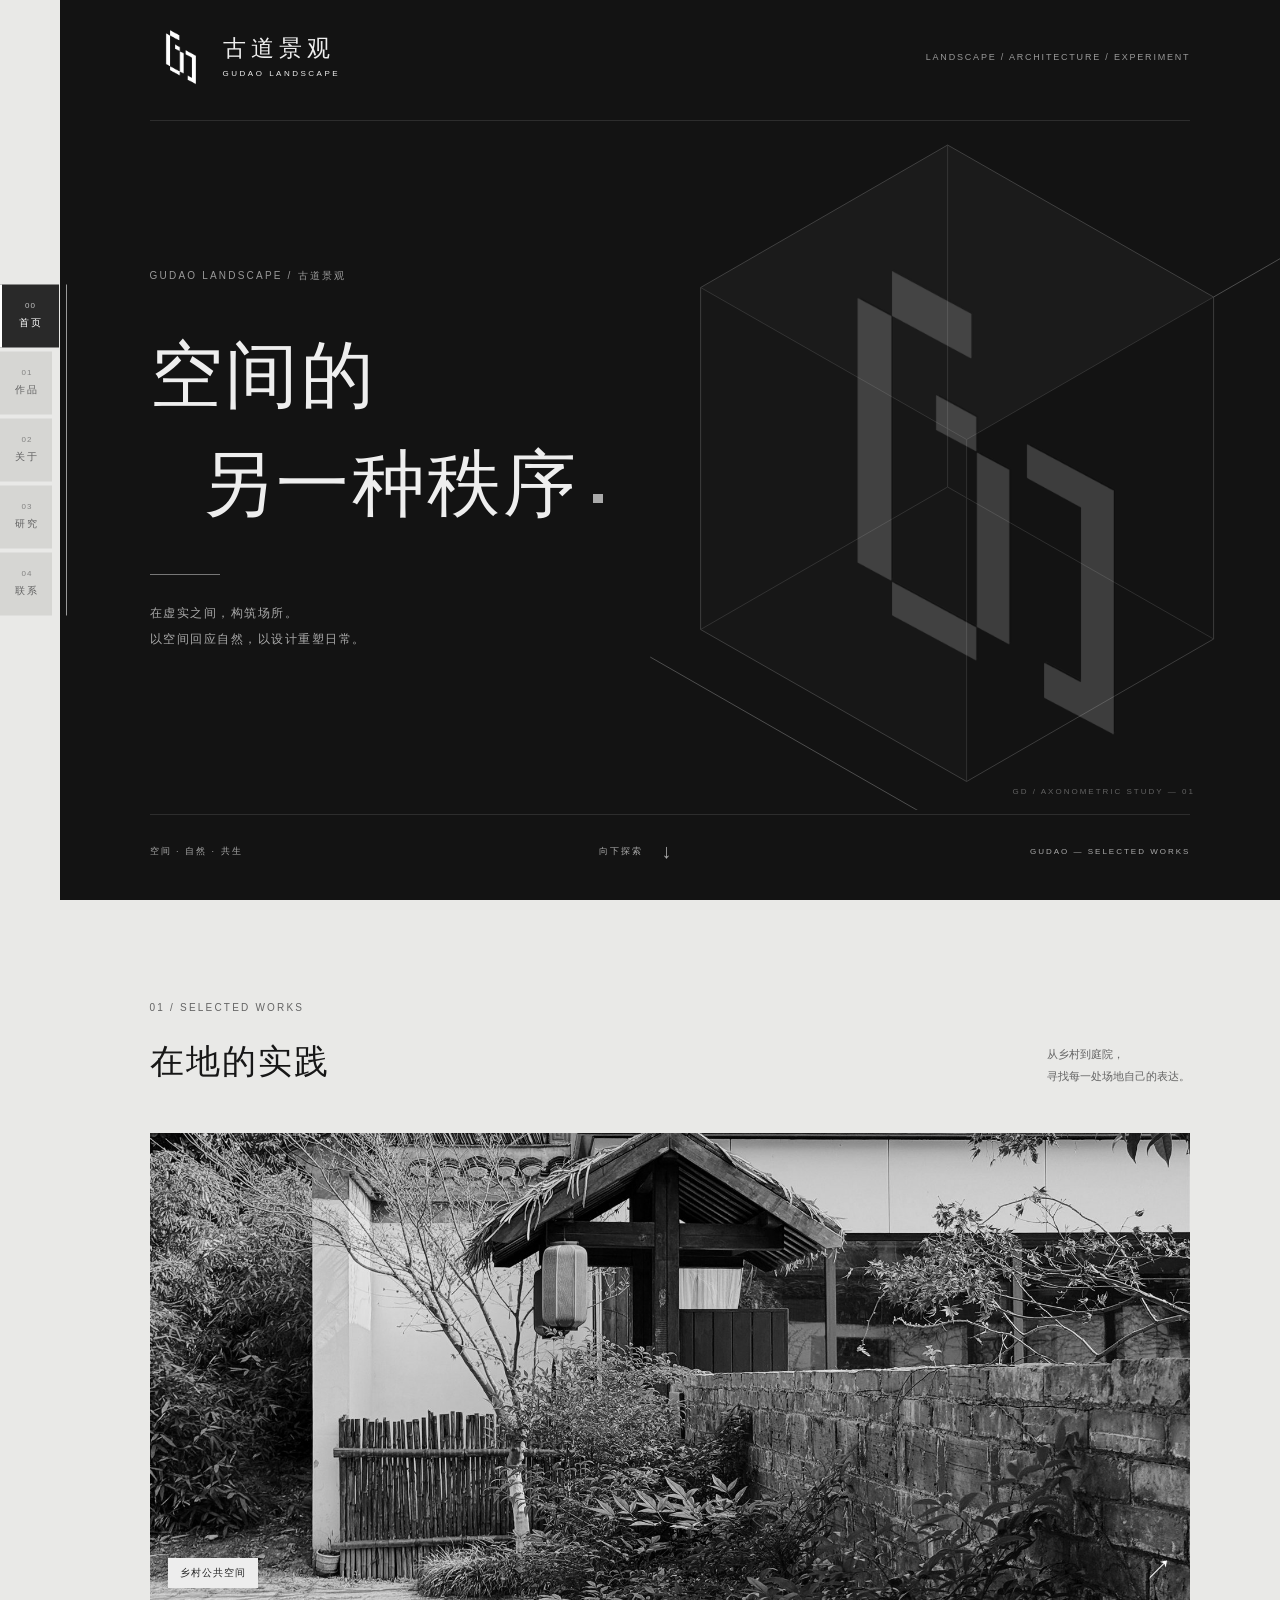
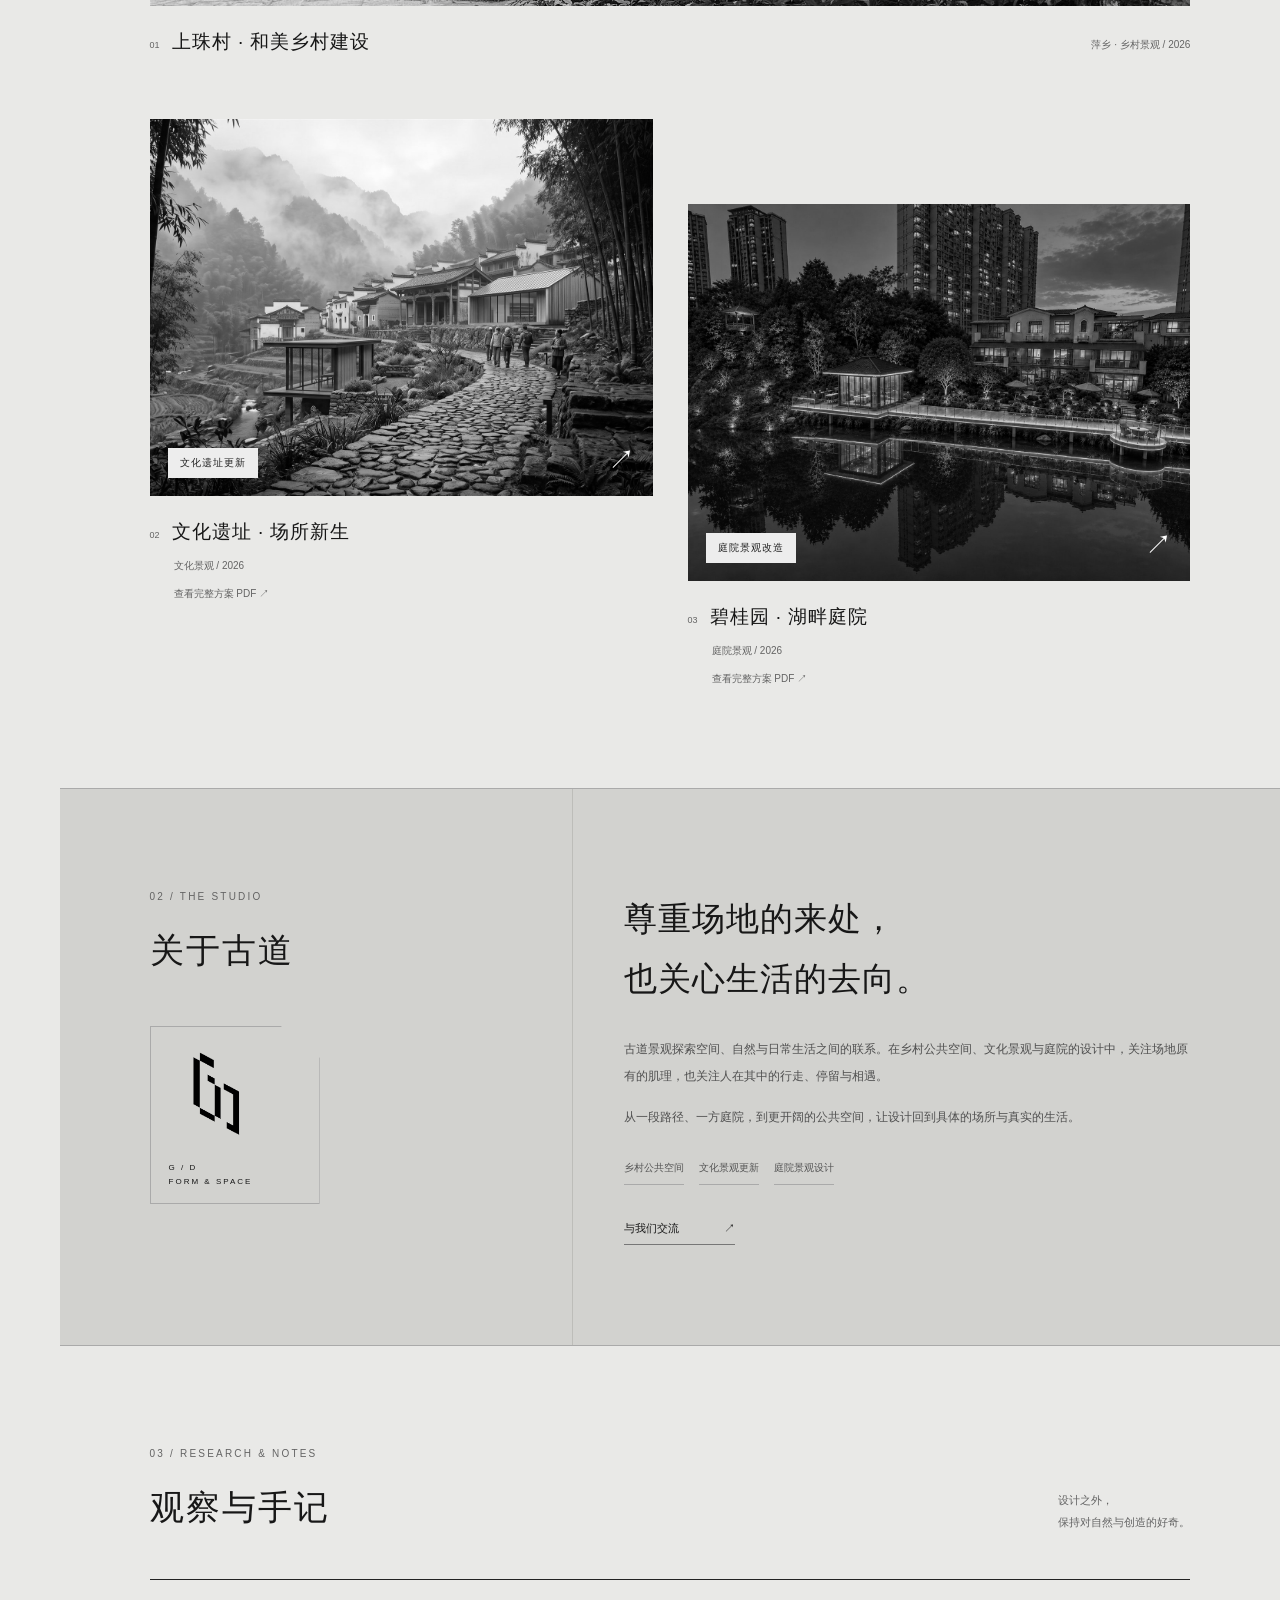
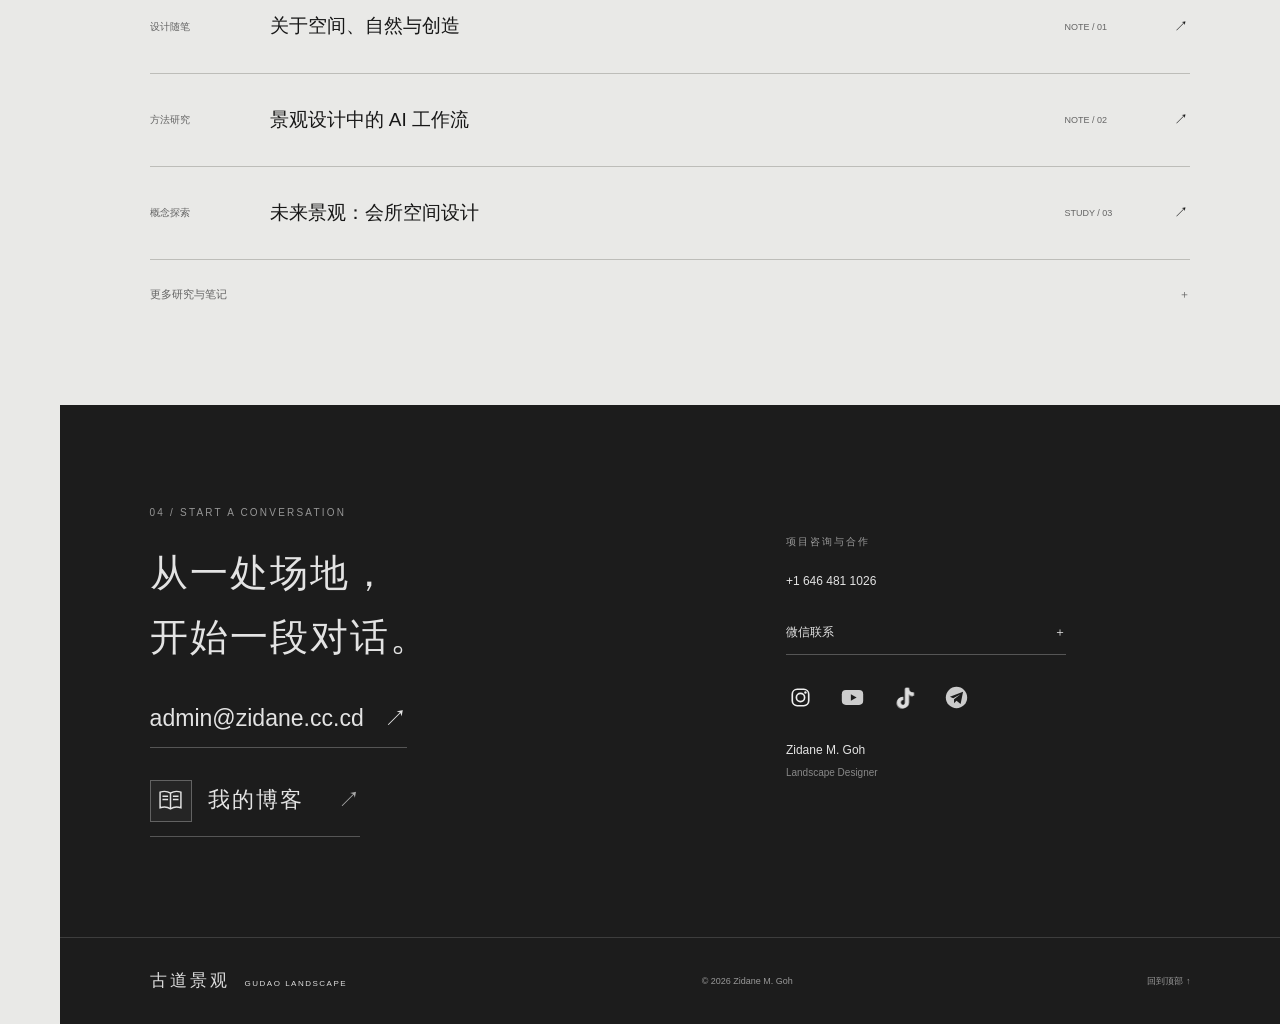
<file: index.html>
<!doctype html>
<html lang="zh-CN">
    <head>
        <meta charset="utf-8">
        <meta name="viewport" content="width=device-width,initial-scale=1">
        <title>古道景观 · 空间的另一种秩序</title>
        <meta name="description" content="古道景观，探索空间、自然与日常生活的联系。乡村公共空间、文化景观与庭院设计。">
        <link rel="stylesheet" href="geometry.css">
    </head>
    <body>
        <a class="skip" href="#projects">跳转至项目</a>

        <!-- 顶部品牌标识 -->
        <header class="nav-shell">
            <div class="nav-wrap">
                <a class="brand-lockup" href="#top" aria-label="古道景观首页">
                    <img class="brand-logo" src="assets/logo.png" width="68" height="68" alt="古道景观标志">
                    <span class="wordmark"><span class="wordmark-cn">古道景观<span class="brand-dot">·</span></span><span class="wordmark-en">GUDAO LANDSCAPE</span></span>
                </a>
                <span class="header-note">LANDSCAPE / ARCHITECTURE / EXPERIMENT</span>
            </div>
        </header>

        <!-- 左侧固定导航与阅读进度 -->
        <nav class="chapter-nav" aria-label="页面区块导航">
            <a class="chapter-tab" href="#top" aria-current="location" style="--chapter-color:#292929">
                <span class="chapter-number" aria-hidden="true">00</span>
                <span>首页</span>
            </a>
            <a class="chapter-tab" href="#projects" style="--chapter-color:#414141"><span class="chapter-number" aria-hidden="true">01</span><span>作品</span></a>
            <a class="chapter-tab" href="#studio" style="--chapter-color:#555555"><span class="chapter-number" aria-hidden="true">02</span><span>关于</span></a>
            <a class="chapter-tab" href="#journal" style="--chapter-color:#6c6c6c"><span class="chapter-number" aria-hidden="true">03</span><span>研究</span></a>
            <a class="chapter-tab" href="#contact" style="--chapter-color:#383838"><span class="chapter-number" aria-hidden="true">04</span><span>联系</span></a>
            <span class="chapter-progress" aria-hidden="true"><span></span></span>
        </nav>

        <!-- 页面主要内容 -->
        <main>

            <!-- 首页：GD 几何构图 -->
            <section class="hero" id="top" aria-labelledby="hero-title">
                <div class="hero-side" aria-hidden="true">LANDSCAPE &amp; EVERYDAY LIFE</div>
                <div class="geometry-field" aria-hidden="true">
                    <svg viewBox="0 0 700 720" fill="none">
                        <path d="M80 530L360 690L620 540V180L340 20L80 170Z" stroke="#5b5b5b" stroke-width=".8"/>
                        <path d="M80 170L360 330L620 180M360 330V690M80 530L340 380L620 540M340 20V380" stroke="#424242" stroke-width=".8"/>
                        <path d="M80 170L360 330V690L80 530Z" fill="#fff" opacity=".025"/>
                        <path d="M340 20L620 180L360 330L80 170Z" fill="#fff" opacity=".045"/>
                        <path d="M27 559L360 750M620 180L698 135" stroke="#777" stroke-width=".8"/>
                    </svg>
                    <img src="assets/logo.png" alt="" class="gd-monument">
                    <span class="geometry-coordinate">GD / AXONOMETRIC STUDY — 01</span>
                </div>
                <div class="hero-center">
                    <p class="eyebrow hero-kicker">GUDAO LANDSCAPE / 古道景观</p>
                    <h1 id="hero-title">空间的<br><span>另一种秩序<span class="title-square" aria-hidden="true"></span></span></h1>
                    <div class="hero-rule" aria-hidden="true"></div>
                    <p class="hero-description">在虚实之间，构筑场所。<br>以空间回应自然，以设计重塑日常。</p>
                </div>
                <div class="hero-bottom">
                    <span>空间 · 自然 · 共生</span>
                    <a href="#projects">向下探索<span class="down-arrow" aria-hidden="true">↓</span></a>
                    <span class="hero-edition">GUDAO — SELECTED WORKS</span>
                </div>
            </section>

            <!-- 精选作品 -->
            <section class="works section" id="projects" aria-labelledby="work-title">
                <div class="section-heading">
                    <div>
                        <p class="eyebrow">01 / SELECTED WORKS</p>
                        <h2 id="work-title">在地的实践</h2>
                    </div>
                    <p class="section-aside">从乡村到庭院，<br>寻找每一处场地自己的表达。</p>
                </div>
                <div class="work-grid">
                    <a class="work-card work-card-feature" href="project01.html">
                        <div class="work-image">
                            <img src="assets/web-project01.jpg" width="1800" height="1350" alt="村落中的石墙、木构与植物形成的乡村空间" loading="lazy">
                            <span class="image-label">乡村公共空间</span>
                            <span class="image-arrow" aria-hidden="true">↗</span>
                        </div>
                        <div class="work-caption">
                            <div>
                                <span class="work-number">01</span>
                                <h3>上珠村 · 和美乡村建设</h3>
                            </div>
                            <p>萍乡 · 乡村景观 / 2026</p>
                        </div>
                    </a>
                    <a class="work-card" href="assets/nankeng-kiln.pdf" target="_blank" rel="noopener">
                        <div class="work-image">
                            <img src="assets/web-project02.jpg" width="1500" height="818" alt="竹林、石径与山间聚落的文化景观方案" loading="lazy">
                            <span class="image-label">文化遗址更新</span>
                            <span class="image-arrow" aria-hidden="true">↗</span>
                        </div>
                        <div class="work-caption">
                            <div>
                                <span class="work-number">02</span>
                                <h3>文化遗址 · 场所新生</h3>
                            </div>
                            <p>文化景观 / 2026</p>
                        </div>
                        <span class="pdf-note">查看完整方案 PDF ↗</span>
                    </a>
                    <a class="work-card work-card-offset" href="assets/biguiyuanluozong.pdf" target="_blank" rel="noopener">
                        <div class="work-image">
                            <img src="assets/web-project04.jpg" width="1448" height="1086" alt="湖畔庭院中的平台、灯光与水面倒影" loading="lazy">
                            <span class="image-label">庭院景观改造</span>
                            <span class="image-arrow" aria-hidden="true">↗</span>
                        </div>
                        <div class="work-caption">
                            <div>
                                <span class="work-number">03</span>
                                <h3>碧桂园 · 湖畔庭院</h3>
                            </div>
                            <p>庭院景观 / 2026</p>
                        </div>
                        <span class="pdf-note">查看完整方案 PDF ↗</span>
                    </a>
                </div>
            </section>

            <!-- 关于古道 -->
            <section class="studio section" id="studio" aria-labelledby="studio-title">
                <div class="studio-label">
                    <p class="eyebrow">02 / THE STUDIO</p>
                    <h2 id="studio-title">关于古道</h2>
                    <div class="studio-symbol" aria-hidden="true">
                        <img src="assets/logo.png" alt="">
                        <span>G / D<br>FORM &amp; SPACE</span>
                    </div>
                </div>
                <div class="studio-content">
                    <p class="studio-statement">尊重场地的来处，<br>也关心生活的去向。</p>
                    <p class="studio-copy">古道景观探索空间、自然与日常生活之间的联系。在乡村公共空间、文化景观与庭院的设计中，关注场地原有的肌理，也关注人在其中的行走、停留与相遇。</p>
                    <p class="studio-copy">从一段路径、一方庭院，到更开阔的公共空间，让设计回到具体的场所与真实的生活。</p>
                    <div class="practice-list"><span>乡村公共空间</span><span>文化景观更新</span><span>庭院景观设计</span></div>
                    <a class="text-link" href="mailto:admin@zidane.cc.cd">与我们交流 <span aria-hidden="true">↗</span></a>
                </div>
            </section>

            <!-- 观察与手记 -->
            <section class="journal section" id="journal" aria-labelledby="journal-title">
                <div class="section-heading">
                    <div>
                        <p class="eyebrow">03 / RESEARCH &amp; NOTES</p>
                        <h2 id="journal-title">观察与手记</h2>
                    </div>
                    <p class="section-aside">设计之外，<br>保持对自然与创造的好奇。</p>
                </div>
                <div class="journal-list">
                    <a href="note03.html">
                        <span class="journal-category">设计随笔</span>
                        <h3>关于空间、自然与创造</h3>
                        <span class="journal-index">NOTE / 01</span>
                        <span aria-hidden="true">↗</span>
                    </a>
                    <a href="note01.html">
                        <span class="journal-category">方法研究</span>
                        <h3>景观设计中的 AI 工作流</h3>
                        <span class="journal-index">NOTE / 02</span>
                        <span aria-hidden="true">↗</span>
                    </a>
                    <a href="project03.html">
                        <span class="journal-category">概念探索</span>
                        <h3>未来景观：会所空间设计</h3>
                        <span class="journal-index">STUDY / 03</span>
                        <span aria-hidden="true">↗</span>
                    </a>
                </div>
                <details class="more-notes">
                    <summary>更多研究与笔记 <span aria-hidden="true">＋</span></summary>
                    <div>
                        <a href="lab01.html">AI 辅助景观生成探索 ↗</a>
                        <a href="lab02.html">Midjourney 空间灵感模型 ↗</a>
                        <a href="note02.html">我的数字创作笔记 ↗</a>
                    </div>
                </details>
            </section>

            <!-- 联系与合作（邮箱位于本区块） -->
            <section class="contact section" id="contact" aria-labelledby="contact-title">
                <div>
                    <p class="eyebrow">04 / START A CONVERSATION</p>
                    <h2 id="contact-title">从一处场地，<br>开始一段对话。</h2>
                    <a class="contact-email" href="mailto:admin@zidane.cc.cd">admin@zidane.cc.cd <span aria-hidden="true">↗</span></a>
<div class="contact-blog">
                        <a href="https://zidane.us.ci/"
                           target="_blank"
                           rel="noopener noreferrer">
                            <span class="blog-icon" aria-hidden="true">
                                <svg viewBox="0 0 24 24" fill="none" stroke="currentColor"
                                     stroke-width="1.4" stroke-linecap="square" stroke-linejoin="miter">
                                    <path d="M12 5v15M12 5C9 3 5 3 2 4v15c3-1 7-1 10 1 3-2 7-2 10-1V4c-3-1-7-1-10 1Z"/>
                                    <path d="M5 8h4M5 11h4M15 8h4M15 11h4"/>
                                </svg>
                            </span>
                            <span class="blog-label">我的博客</span>
                            <span class="blog-arrow" aria-hidden="true">↗</span>
                        </a>
                    </div>
                </div>
                <div class="contact-details">
                    <p class="contact-caption">项目咨询与合作</p>
                    <a href="tel:+16464811026">+1 646 481 1026</a>
                    <details class="wechat">
                        <summary>微信联系 <span aria-hidden="true">＋</span></summary>
                        <div>
                            <img src="assets/wechat.jpg" width="160" height="160" loading="lazy" alt="微信联系二维码">
                            <p>扫码添加微信，交流项目需求</p>
                        </div>
                    </details>
                    <div class="social-matrix" aria-label="社交平台">
                        <button type="button" class="social-icon instagram" data-social="Instagram" aria-label="Instagram（账号链接待设置）" title="Instagram · 账号链接待设置">
                            <svg viewBox="0 0 28 28" aria-hidden="true">
                                <rect x="4" y="4" width="20" height="20" rx="6" fill="none" stroke="currentColor" stroke-width="2"/>
                                <circle cx="14" cy="14" r="5" fill="none" stroke="currentColor" stroke-width="2"/>
                                <circle cx="20" cy="8" r="1.5" fill="currentColor"/>
                            </svg>
                        </button>
                        <button type="button" class="social-icon youtube" data-social="YouTube" aria-label="YouTube（账号链接待设置）" title="YouTube · 账号链接待设置">
                            <svg viewBox="0 0 28 28" aria-hidden="true">
                                <rect x="1" y="5" width="26" height="18" rx="5" fill="currentColor"/>
                                <path d="M12 10L19 14L12 18Z" fill="white"/>
                            </svg>
                        </button>
                        <button type="button" class="social-icon tiktok" data-social="TikTok" aria-label="TikTok（账号链接待设置）" title="TikTok · 账号链接待设置">
                            <svg viewBox="0 0 28 28" aria-hidden="true">
                                <defs>
                                    <path id="music-note" d="M15 2h4c0 4 2 6 6 6v4c-2 0-4-1-6-2v10a7 7 0 1 1-7-7v4a3 3 0 1 0 3 3Z"/>
                                </defs>
                                <use href="#music-note" fill="#25f4ee" transform="translate(-1 1)"/>
                                <use href="#music-note" fill="#fe2c55" transform="translate(1 0)"/>
                                <use href="#music-note" fill="#101715"/>
                            </svg>
                        </button>
                        <button type="button" class="social-icon telegram" data-social="Telegram" aria-label="Telegram（账号链接待设置）" title="Telegram · 账号链接待设置">
                            <svg viewBox="0 0 28 28" aria-hidden="true">
                                <circle cx="14" cy="14" r="13" fill="currentColor"/>
                                <path d="M6 13L22 7L19 22L14 18L11 21L11 16L19 10L10 15Z" fill="white"/>
                            </svg>
                        </button>
                    </div>
                    <p class="social-status" role="status"></p>
                    <p class="contact-signature">Zidane M. Goh<br><span>Landscape Designer</span></p>
                </div>
            </section>
        </main>

        <!-- 页脚 -->
        <footer>
            <a class="footer-brand" href="#top">古道景观<span>GUDAO LANDSCAPE</span></a>
            <span>© 2026 Zidane M. Goh</span>
            <a href="#top">回到顶部 ↑</a>
        </footer>
        <script src="geometry.js"></script>
    </body>
</html>
</file>
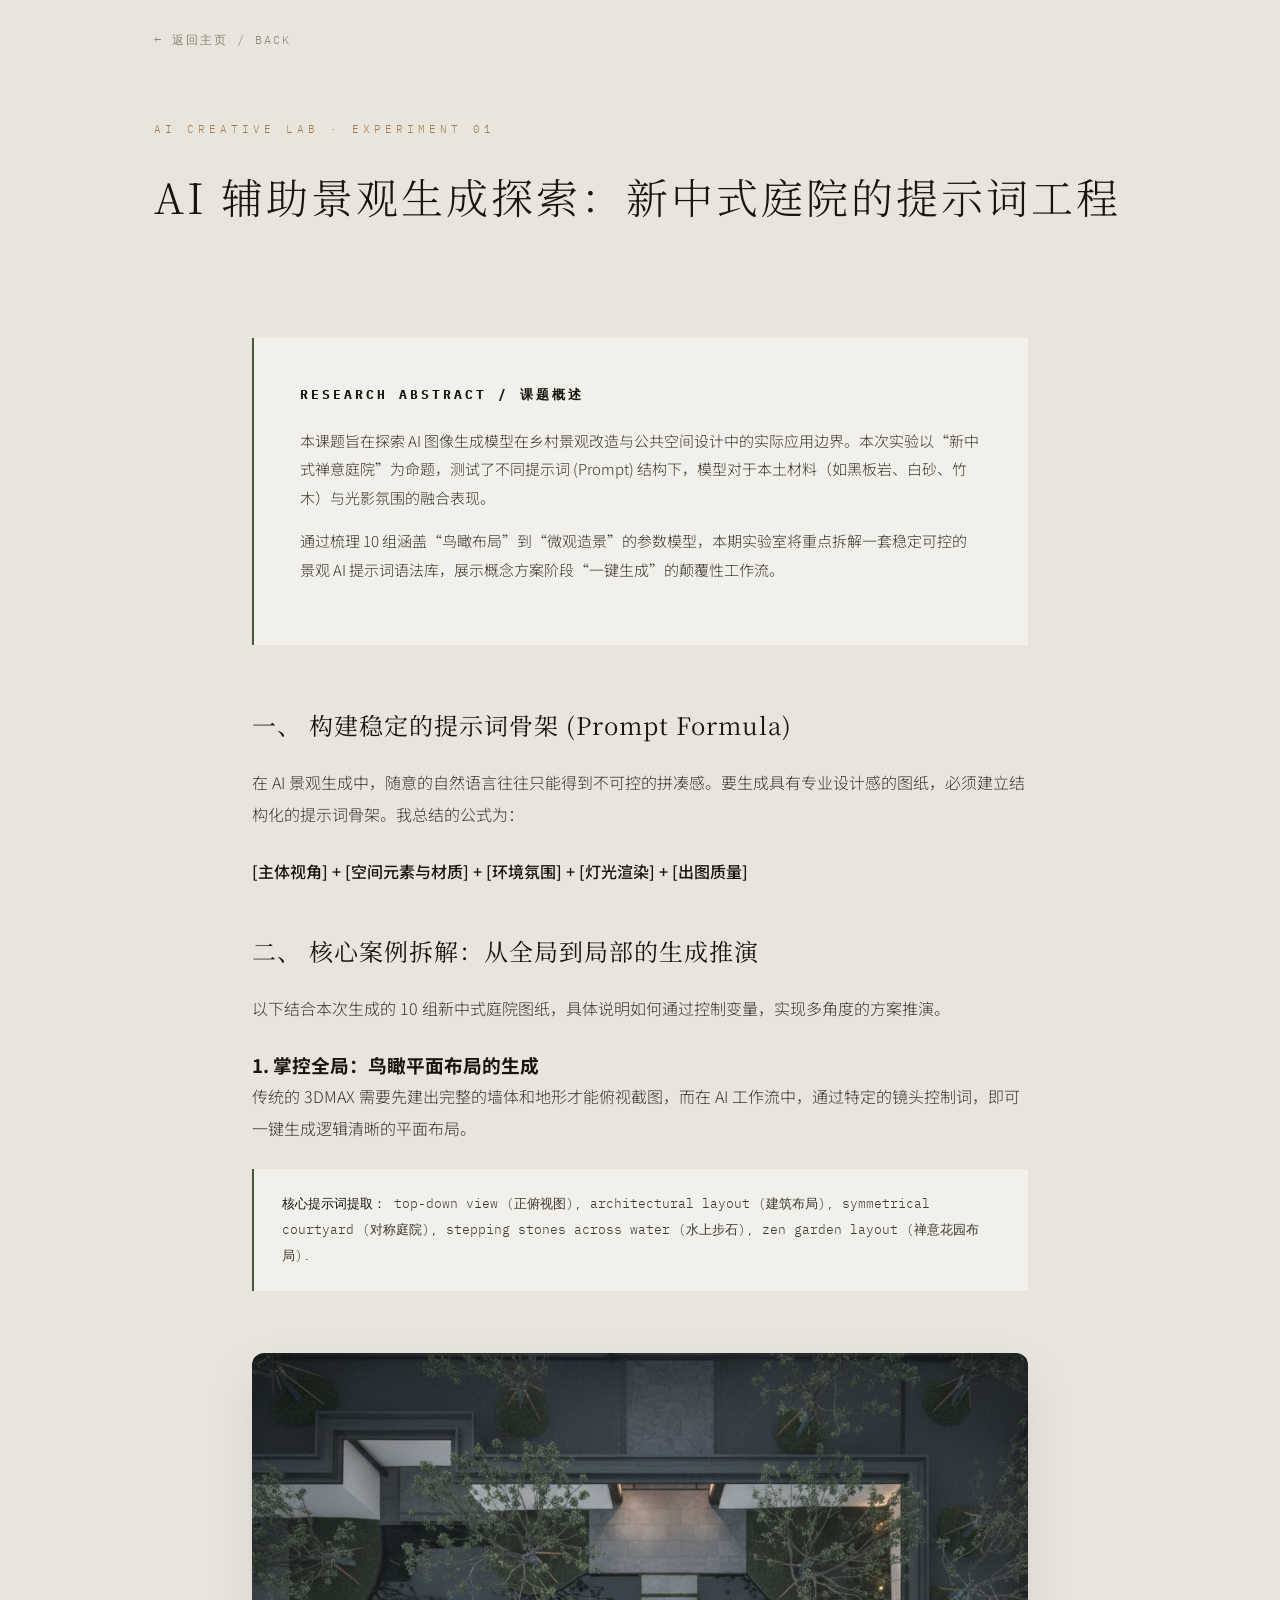
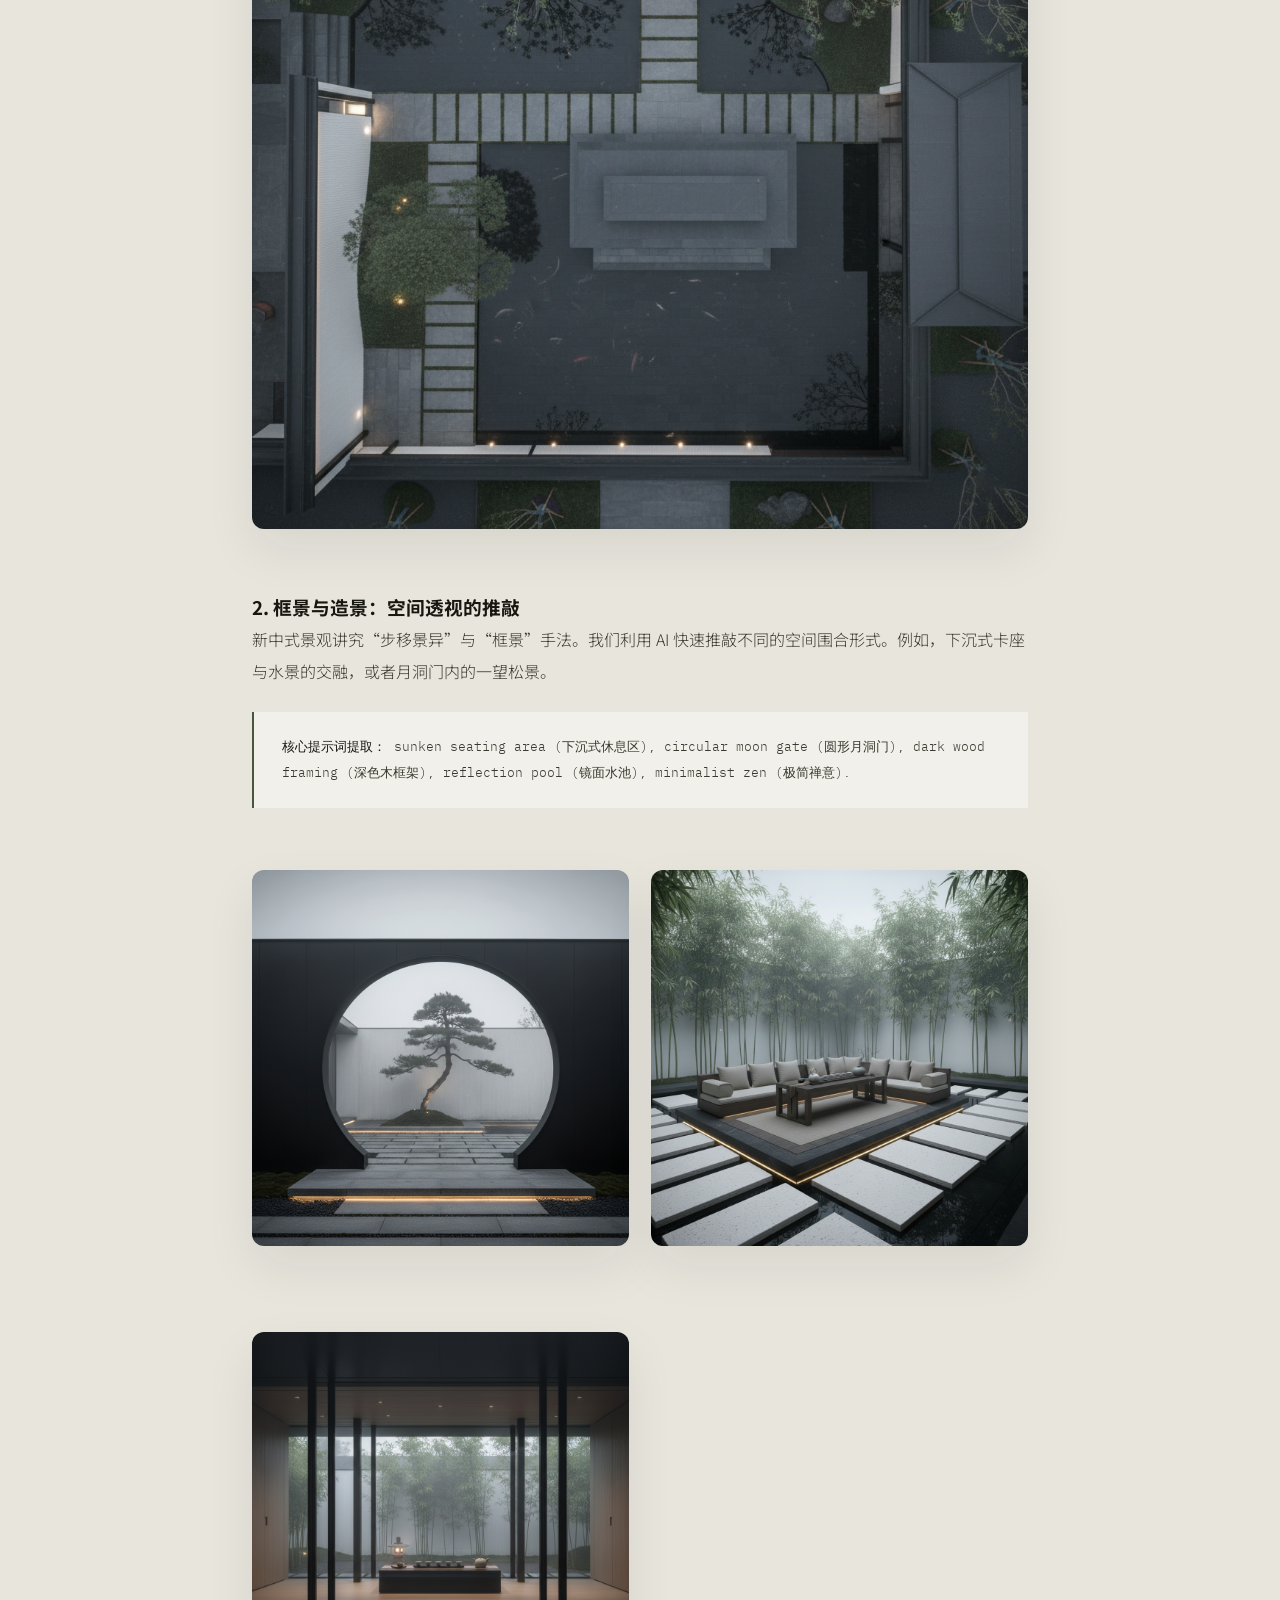
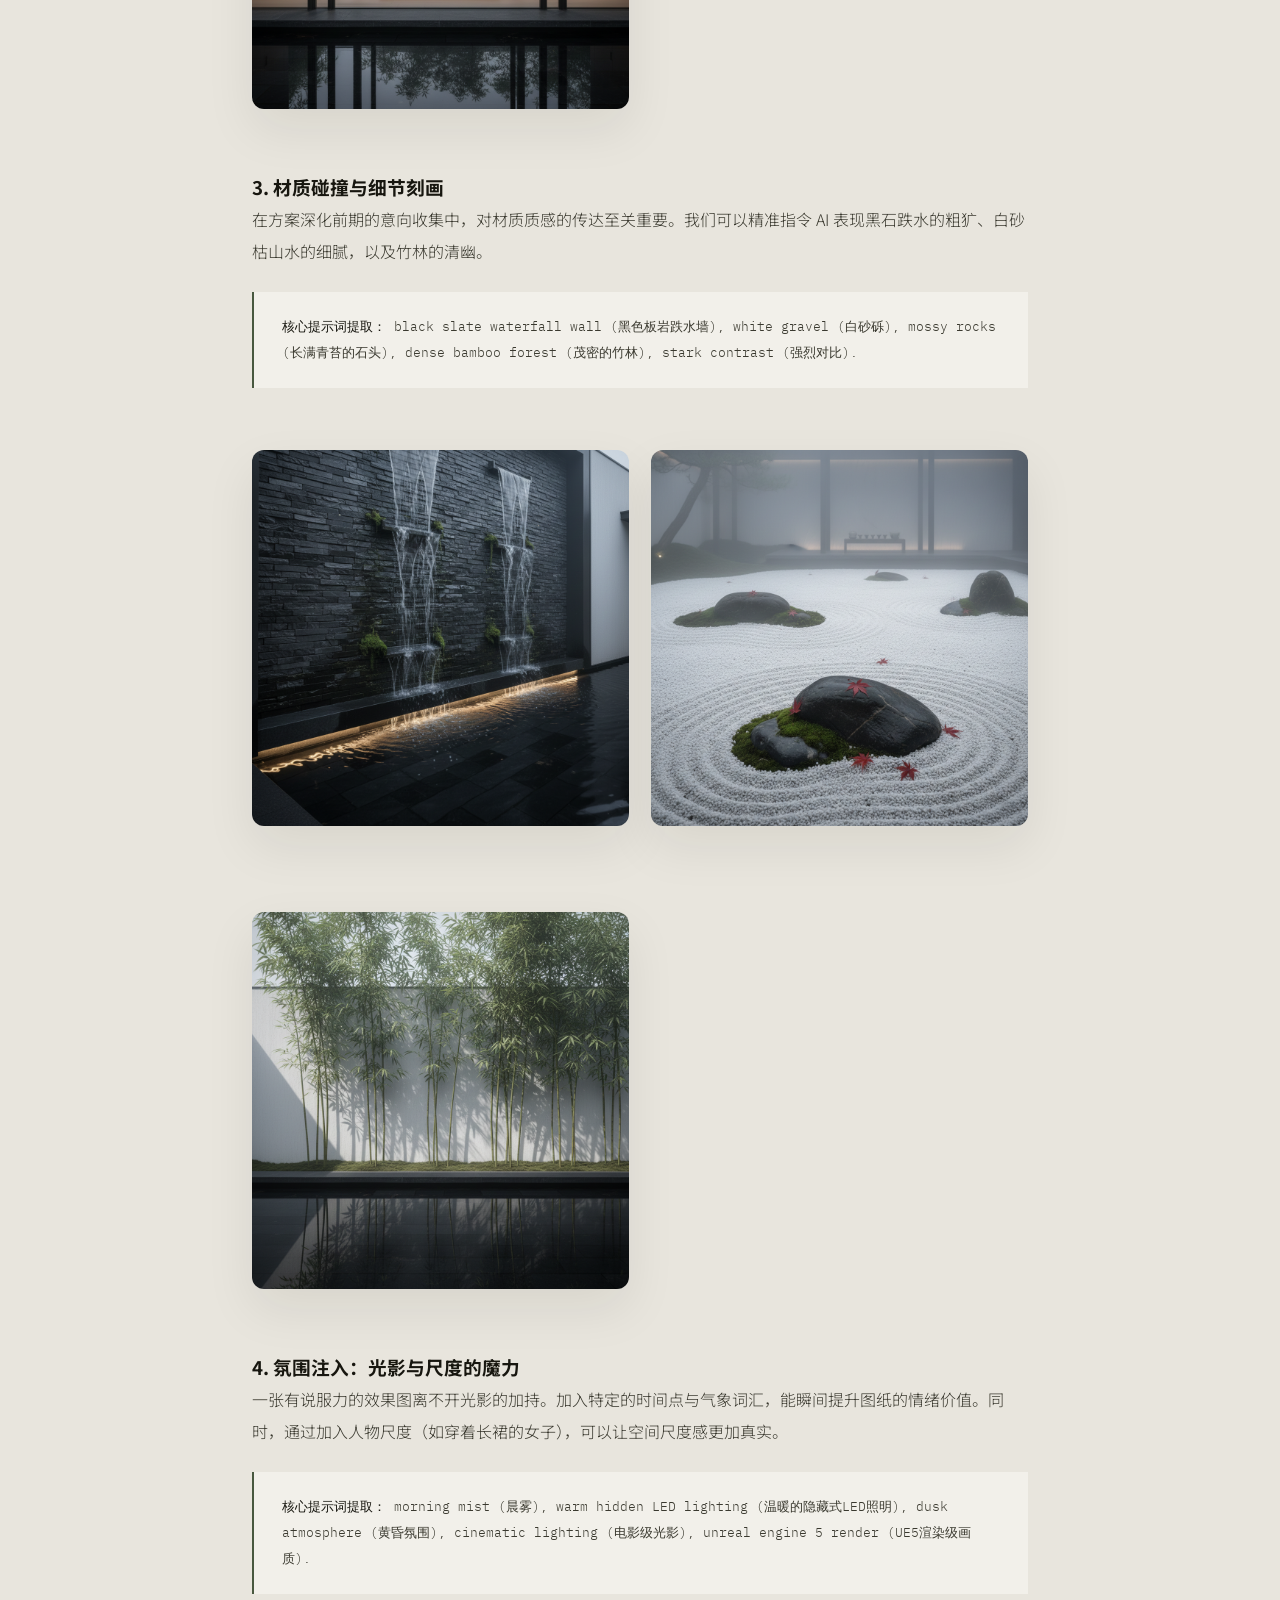
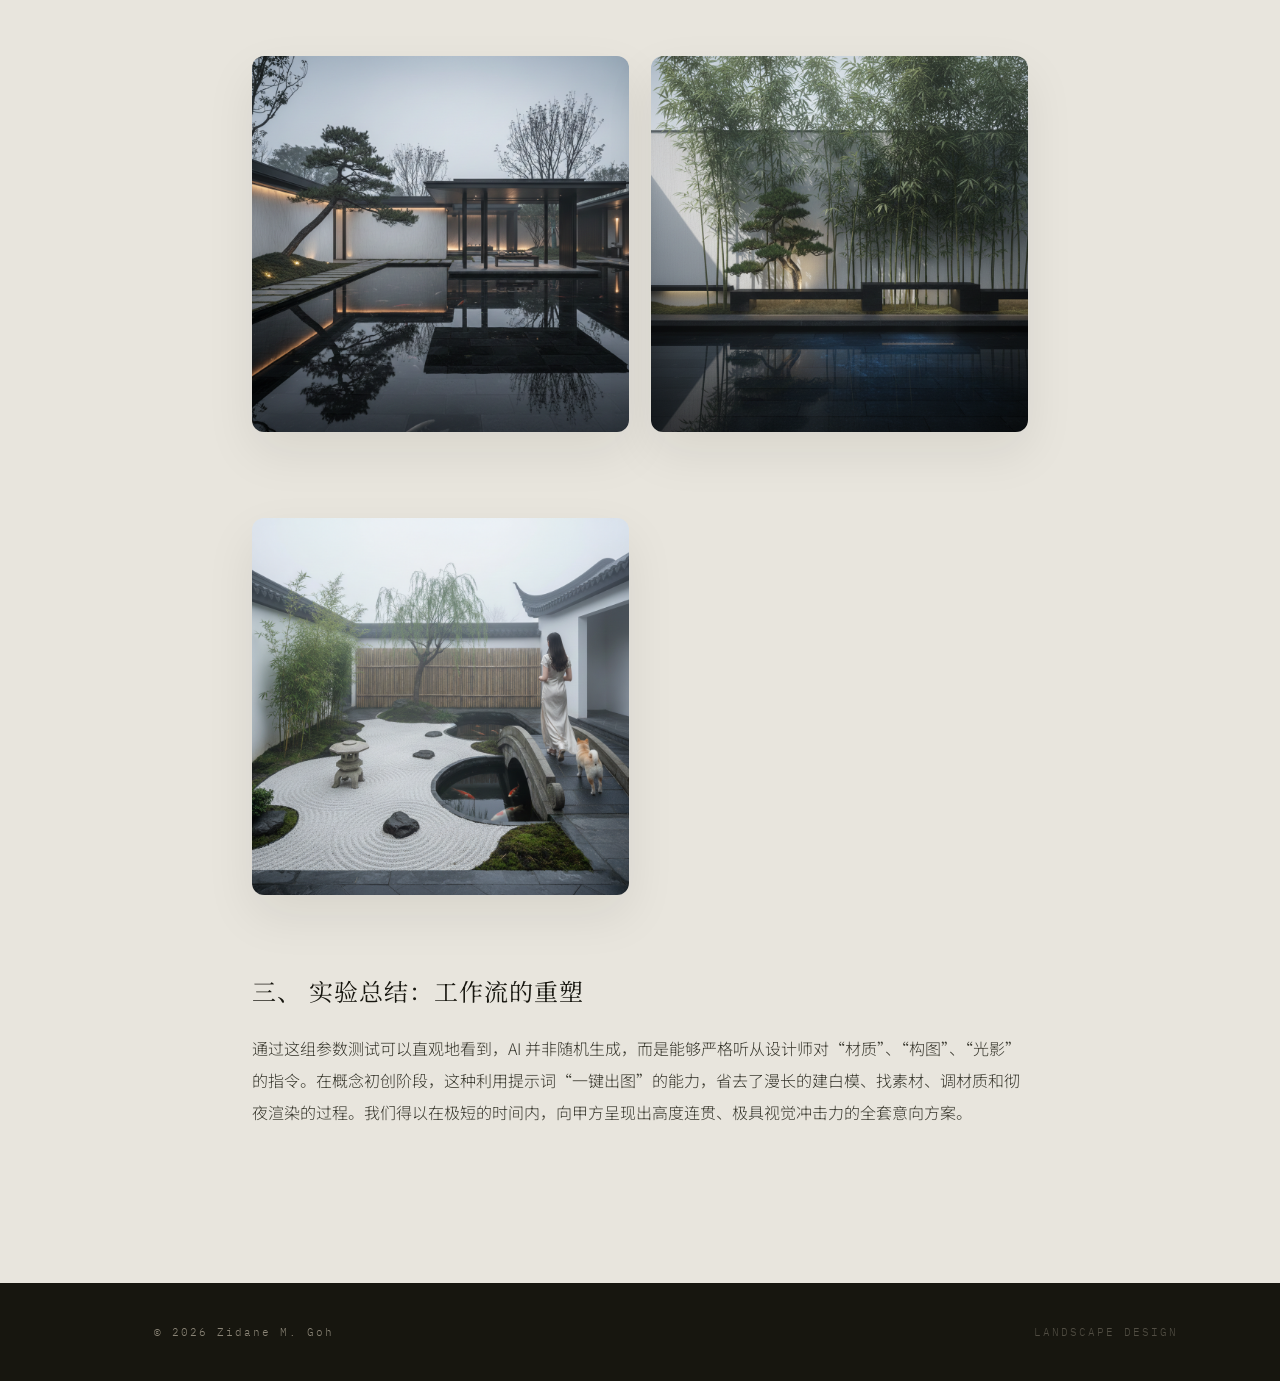
<file: lab01.html>
<!DOCTYPE html>
<html lang="zh-CN">
<head>
    <meta charset="UTF-8">
    <meta name="viewport" content="width=device-width, initial-scale=1.0">
    <title>AI 辅助景观生成探索 | 古道实验室</title>
    <link rel="stylesheet" href="style.css">
    <link rel="preconnect" href="https://fonts.googleapis.com">
    <link rel="preconnect" href="https://fonts.gstatic.com" crossorigin>
    <link href="https://fonts.googleapis.com/css2?family=IBM+Plex+Mono:wght@400;500&family=Noto+Sans+SC:wght@300;400;500&family=Noto+Serif+SC:wght@200;300;400&display=swap" rel="stylesheet">
</head>
<body class="sub-page-body">

    <nav class="sub-nav">
        <a href="index.html" class="back-btn">← 返回主页 / BACK</a>
    </nav>

    <header class="project-header">
        <p class="project-meta-tag">AI CREATIVE LAB · EXPERIMENT 01</p>
        <h1 class="project-title">AI 辅助景观生成探索：新中式庭院的提示词工程</h1>
    </header>

    <section class="lab-container">
        <div class="lab-intro">
            <h3>RESEARCH ABSTRACT / 课题概述</h3>
            <p>本课题旨在探索 AI 图像生成模型在乡村景观改造与公共空间设计中的实际应用边界。本次实验以“新中式禅意庭院”为命题，测试了不同提示词 (Prompt) 结构下，模型对于本土材料（如黑板岩、白砂、竹木）与光影氛围的融合表现。</p>
            <p>通过梳理 10 组涵盖“鸟瞰布局”到“微观造景”的参数模型，本期实验室将重点拆解一套稳定可控的景观 AI 提示词语法库，展示概念方案阶段“一键生成”的颠覆性工作流。</p>
        </div>

        <div class="article-content" style="margin-top: 40px;">
            <h2>一、 构建稳定的提示词骨架 (Prompt Formula)</h2>
            <p>在 AI 景观生成中，随意的自然语言往往只能得到不可控的拼凑感。要生成具有专业设计感的图纸，必须建立结构化的提示词骨架。我总结的公式为：</p>
            <p><strong>[主体视角] + [空间元素与材质] + [环境氛围] + [灯光渲染] + [出图质量]</strong></p>

            <h2>二、 核心案例拆解：从全局到局部的生成推演</h2>
            <p>以下结合本次生成的 10 组新中式庭院图纸，具体说明如何通过控制变量，实现多角度的方案推演。</p>

            <h3>1. 掌控全局：鸟瞰平面布局的生成</h3>
            <p>传统的 3DMAX 需要先建出完整的墙体和地形才能俯视截图，而在 AI 工作流中，通过特定的镜头控制词，即可一键生成逻辑清晰的平面布局。</p>
            <blockquote>
                <p><strong>核心提示词提取：</strong> top-down view (正俯视图), architectural layout (建筑布局), symmetrical courtyard (对称庭院), stepping stones across water (水上步石), zen garden layout (禅意花园布局).</p>
            </blockquote>
            <div class="project-gallery">
                <img src="assets/9.png" alt="新中式庭院鸟瞰平面图" loading="lazy">
            </div>

            <h3>2. 框景与造景：空间透视的推敲</h3>
            <p>新中式景观讲究“步移景异”与“框景”手法。我们利用 AI 快速推敲不同的空间围合形式。例如，下沉式卡座与水景的交融，或者月洞门内的一望松景。</p>
            <blockquote>
                <p><strong>核心提示词提取：</strong> sunken seating area (下沉式休息区), circular moon gate (圆形月洞门), dark wood framing (深色木框架), reflection pool (镜面水池), minimalist zen (极简禅意).</p>
            </blockquote>
            <div class="project-gallery">
                <img src="assets/1.png" alt="月洞门框景" loading="lazy">
                <img src="assets/7.png" alt="下沉式休息区" loading="lazy">
                <img src="assets/3.png" alt="室内看室外透视" loading="lazy">
            </div>

            <h3>3. 材质碰撞与细节刻画</h3>
            <p>在方案深化前期的意向收集中，对材质质感的传达至关重要。我们可以精准指令 AI 表现黑石跌水的粗犷、白砂枯山水的细腻，以及竹林的清幽。</p>
            <blockquote>
                <p><strong>核心提示词提取：</strong> black slate waterfall wall (黑色板岩跌水墙), white gravel (白砂砾), mossy rocks (长满青苔的石头), dense bamboo forest (茂密的竹林), stark contrast (强烈对比).</p>
            </blockquote>
            <div class="project-gallery">
                <img src="assets/8.png" alt="黑石跌水水景" loading="lazy">
                <img src="assets/2.png" alt="枯山水细节" loading="lazy">
                <img src="assets/4.png" alt="白墙与竹林光影" loading="lazy">
            </div>

            <h3>4. 氛围注入：光影与尺度的魔力</h3>
            <p>一张有说服力的效果图离不开光影的加持。加入特定的时间点与气象词汇，能瞬间提升图纸的情绪价值。同时，通过加入人物尺度（如穿着长裙的女子），可以让空间尺度感更加真实。</p>
            <blockquote>
                <p><strong>核心提示词提取：</strong> morning mist (晨雾), warm hidden LED lighting (温暖的隐藏式LED照明), dusk atmosphere (黄昏氛围), cinematic lighting (电影级光影), unreal engine 5 render (UE5渲染级画质).</p>
            </blockquote>
            <div class="project-gallery">
                <img src="assets/5.png" alt="黄昏庭院水景" loading="lazy">
                <img src="assets/6.png" alt="极简枯山水傍晚" loading="lazy">
                <img src="assets/10.png" alt="带人物尺度的庭院桥景" loading="lazy">
            </div>

            <h2>三、 实验总结：工作流的重塑</h2>
            <p>通过这组参数测试可以直观地看到，AI 并非随机生成，而是能够严格听从设计师对“材质”、“构图”、“光影”的指令。在概念初创阶段，这种利用提示词“一键出图”的能力，省去了漫长的建白模、找素材、调材质和彻夜渲染的过程。我们得以在极短的时间内，向甲方呈现出高度连贯、极具视觉冲击力的全套意向方案。</p>
        </div>
    </section>

    <footer>
        <span>© 2026 Zidane M. Goh</span>
        <span class="footer-en">LANDSCAPE DESIGN</span>
    </footer>

    <script src="script.js"></script>
</body>
</html>
</file>
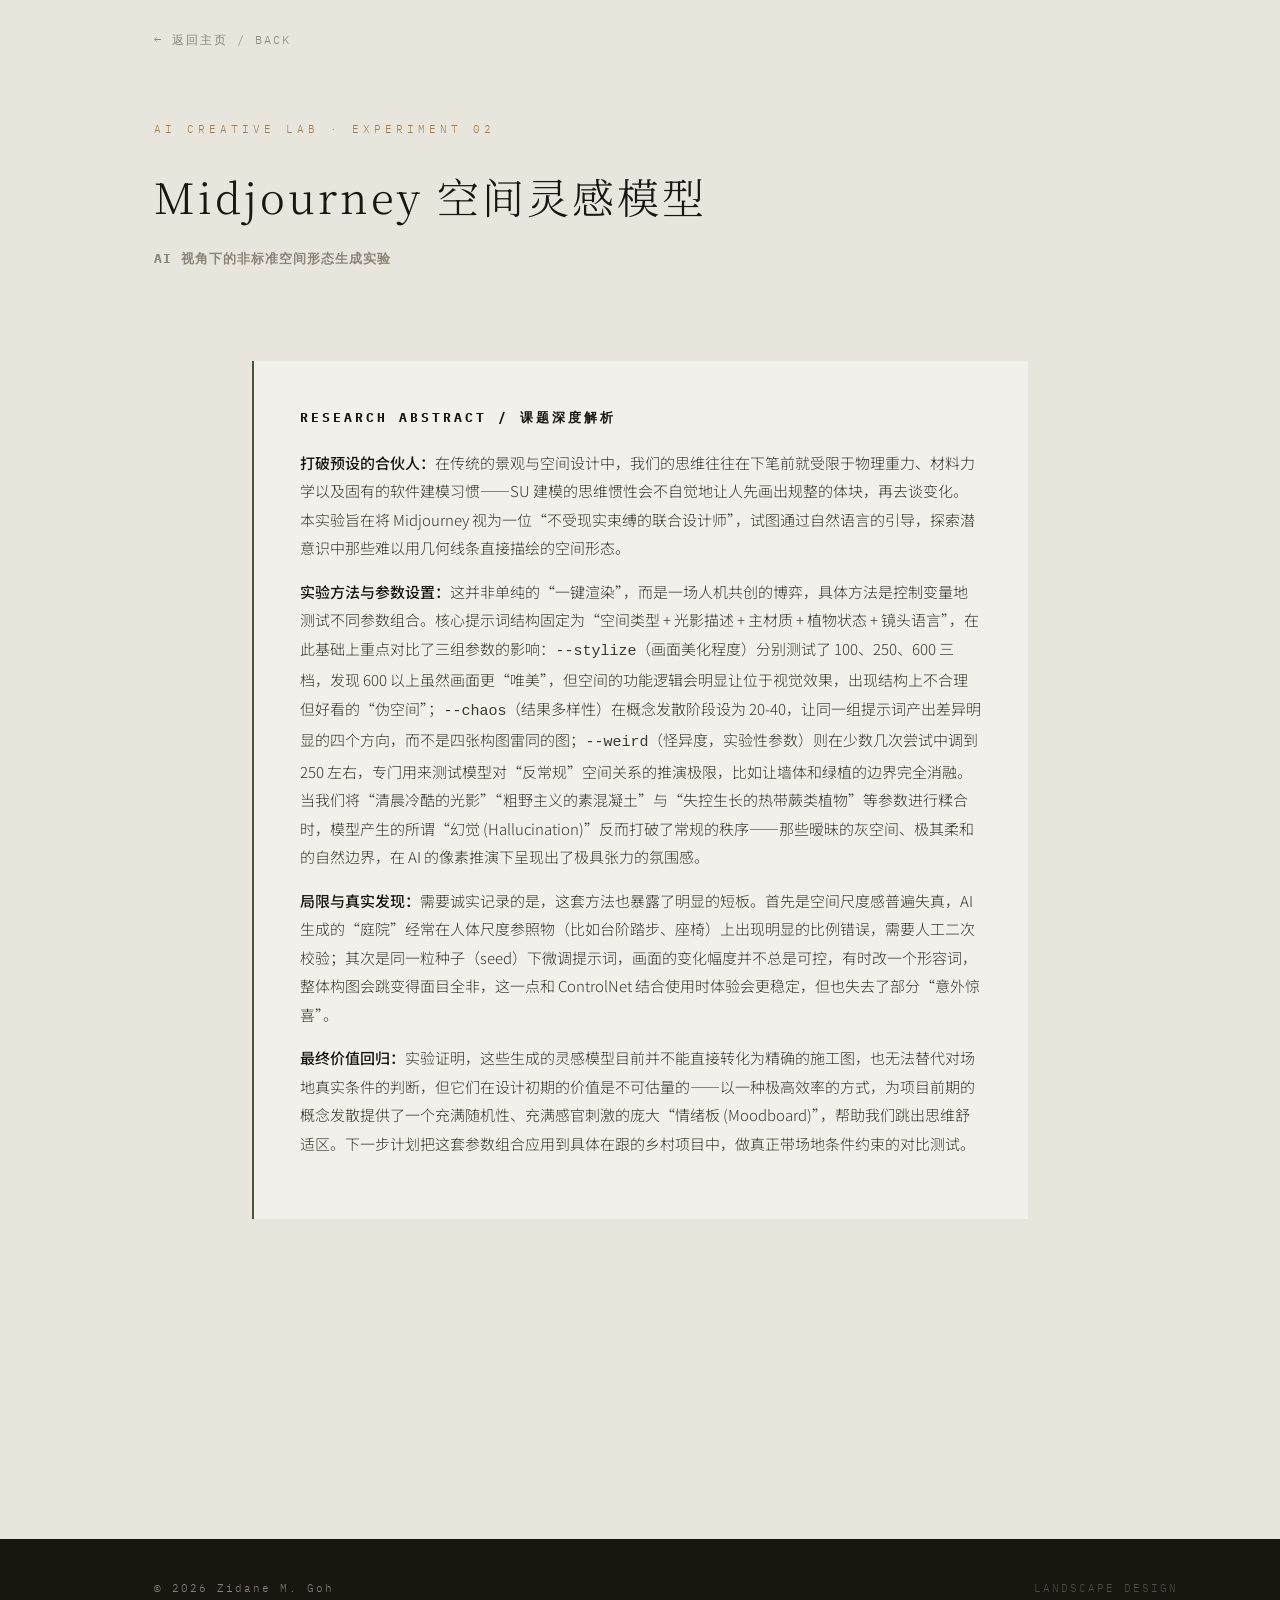
<file: lab02.html>
<!DOCTYPE html>
<html lang="zh-CN">
<head>
    <meta charset="UTF-8">
    <meta name="viewport" content="width=device-width, initial-scale=1.0">
    <title>Midjourney 空间灵感模型 | 古道实验室</title>
    <link rel="stylesheet" href="style.css">
    <link rel="preconnect" href="https://fonts.googleapis.com">
    <link rel="preconnect" href="https://fonts.gstatic.com" crossorigin>
    <link href="https://fonts.googleapis.com/css2?family=IBM+Plex+Mono:wght@400;500&family=Noto+Sans+SC:wght@300;400;500&family=Noto+Serif+SC:wght@200;300;400&display=swap" rel="stylesheet">
</head>
<body class="sub-page-body">

    <nav class="sub-nav">
        <a href="index.html" class="back-btn">← 返回主页 / BACK</a>
    </nav>

    <header class="project-header">
        <p class="project-meta-tag">AI CREATIVE LAB · EXPERIMENT 02</p>
        <h1 class="project-title">Midjourney 空间灵感模型</h1>
        <h2 class="project-subtitle">AI 视角下的非标准空间形态生成实验</h2>
    </header>

    <section class="lab-container">
        <div class="lab-intro">
            <h3>RESEARCH ABSTRACT / 课题深度解析</h3>

            <p><strong>打破预设的合伙人：</strong>在传统的景观与空间设计中，我们的思维往往在下笔前就受限于物理重力、材料力学以及固有的软件建模习惯——SU 建模的思维惯性会不自觉地让人先画出规整的体块，再去谈变化。本实验旨在将 Midjourney 视为一位“不受现实束缚的联合设计师”，试图通过自然语言的引导，探索潜意识中那些难以用几何线条直接描绘的空间形态。</p>

            <p><strong>实验方法与参数设置：</strong>这并非单纯的“一键渲染”，而是一场人机共创的博弈，具体方法是控制变量地测试不同参数组合。核心提示词结构固定为“空间类型 + 光影描述 + 主材质 + 植物状态 + 镜头语言”，在此基础上重点对比了三组参数的影响：<code>--stylize</code>（画面美化程度）分别测试了 100、250、600 三档，发现 600 以上虽然画面更“唯美”，但空间的功能逻辑会明显让位于视觉效果，出现结构上不合理但好看的“伪空间”；<code>--chaos</code>（结果多样性）在概念发散阶段设为 20-40，让同一组提示词产出差异明显的四个方向，而不是四张构图雷同的图；<code>--weird</code>（怪异度，实验性参数）则在少数几次尝试中调到 250 左右，专门用来测试模型对“反常规”空间关系的推演极限，比如让墙体和绿植的边界完全消融。当我们将“清晨冷酷的光影”“粗野主义的素混凝土”与“失控生长的热带蕨类植物”等参数进行糅合时，模型产生的所谓“幻觉 (Hallucination)”反而打破了常规的秩序——那些暧昧的灰空间、极其柔和的自然边界，在 AI 的像素推演下呈现出了极具张力的氛围感。</p>

            <p><strong>局限与真实发现：</strong>需要诚实记录的是，这套方法也暴露了明显的短板。首先是空间尺度感普遍失真，AI 生成的“庭院”经常在人体尺度参照物（比如台阶踏步、座椅）上出现明显的比例错误，需要人工二次校验；其次是同一粒种子（seed）下微调提示词，画面的变化幅度并不总是可控，有时改一个形容词，整体构图会跳变得面目全非，这一点和 ControlNet 结合使用时体验会更稳定，但也失去了部分“意外惊喜”。
            <p><strong>最终价值回归：</strong>实验证明，这些生成的灵感模型目前并不能直接转化为精确的施工图，也无法替代对场地真实条件的判断，但它们在设计初期的价值是不可估量的——以一种极高效率的方式，为项目前期的概念发散提供了一个充满随机性、充满感官刺激的庞大“情绪板 (Moodboard)”，帮助我们跳出思维舒适区。下一步计划把这套参数组合应用到具体在跟的乡村项目中，做真正带场地条件约束的对比测试。</p>
        </div>

        <div class="project-gallery">
            <!-- 以后有 Midjourney 生成的图了，把这里的注释去掉即可 -->
            <!-- <img src="assets/mj-test-01.jpg" loading="lazy" alt="Midjourney 空间生成图 1"> -->
            <!-- <img src="assets/mj-test-02.jpg" loading="lazy" alt="Midjourney 空间生成图 2"> -->
            <!-- <img src="assets/mj-test-03.jpg" loading="lazy" alt="Midjourney 空间生成图 3"> -->
        </div>
    </section>

    <footer>
        <span>© 2026 Zidane M. Goh</span>
        <span class="footer-en">LANDSCAPE DESIGN</span>
    </footer>

    <script src="script.js"></script>
</body>
</html>
</file>
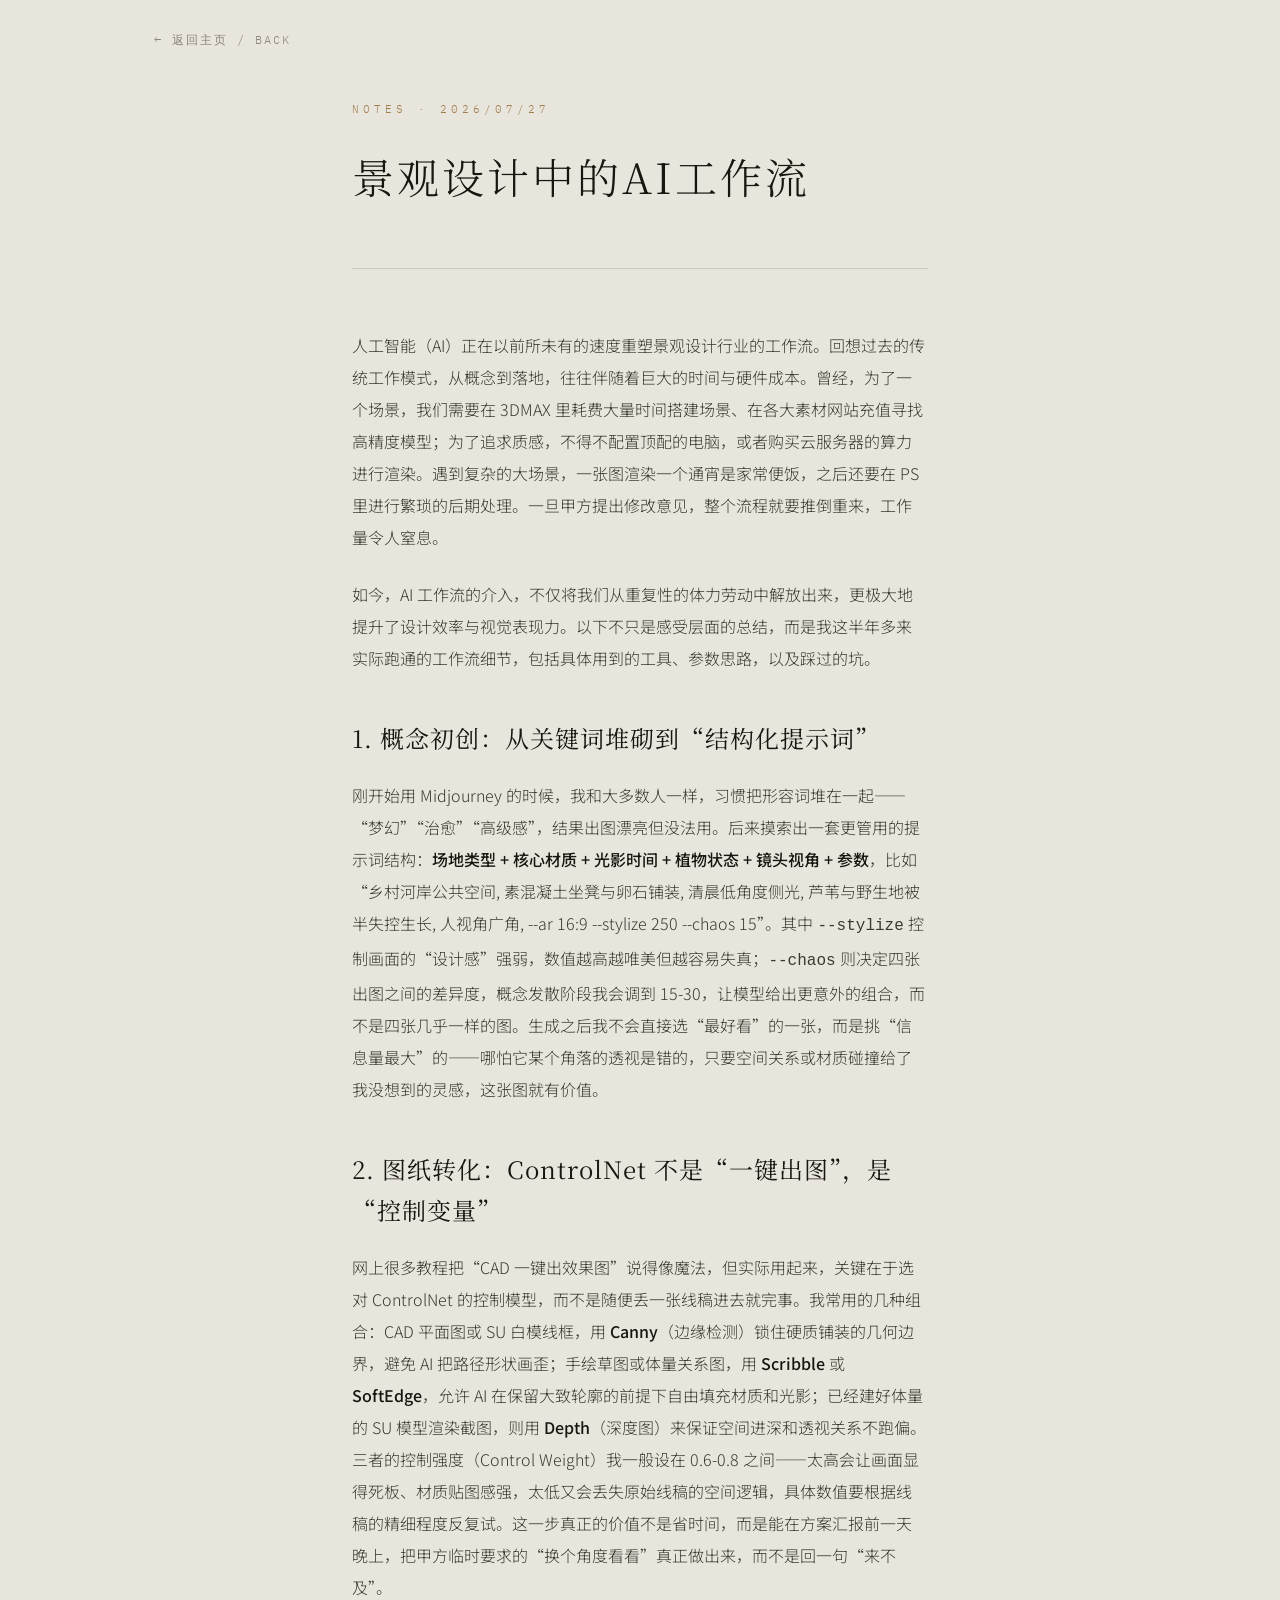
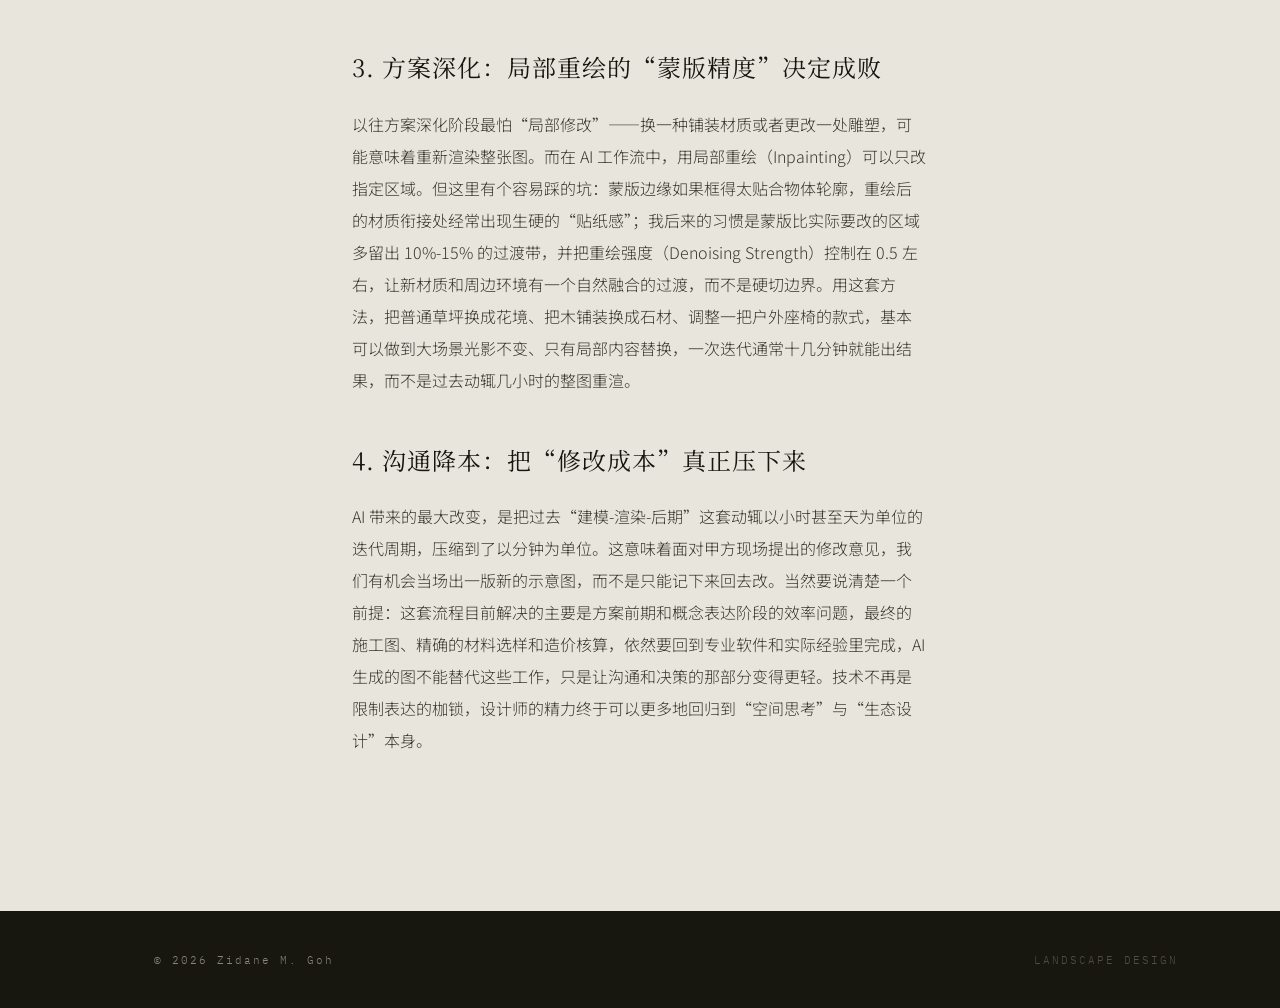
<file: note01.html>
<!DOCTYPE html>
<html lang="zh-CN">
<head>
    <meta charset="UTF-8">
    <meta name="viewport" content="width=device-width, initial-scale=1.0">
    <title>景观设计中的AI工作流 | 古道笔记</title>
    <link rel="stylesheet" href="style.css">
    <link rel="preconnect" href="https://fonts.googleapis.com">
    <link rel="preconnect" href="https://fonts.gstatic.com" crossorigin>
    <link href="https://fonts.googleapis.com/css2?family=IBM+Plex+Mono:wght@400;500&family=Noto+Sans+SC:wght@300;400;500&family=Noto+Serif+SC:wght@200;300;400&display=swap" rel="stylesheet">
</head>
<body class="sub-page-body">

    <nav class="sub-nav">
        <a href="index.html" class="back-btn">← 返回主页 / BACK</a>
    </nav>

    <article class="article-container">
        <header class="article-header">
            <p class="project-meta-tag">NOTES · 2026/07/27</p>
            <h1 class="project-title">景观设计中的AI工作流</h1>
        </header>

        <div class="article-content">
            <p>人工智能（AI）正在以前所未有的速度重塑景观设计行业的工作流。回想过去的传统工作模式，从概念到落地，往往伴随着巨大的时间与硬件成本。曾经，为了一个场景，我们需要在 3DMAX 里耗费大量时间搭建场景、在各大素材网站充值寻找高精度模型；为了追求质感，不得不配置顶配的电脑，或者购买云服务器的算力进行渲染。遇到复杂的大场景，一张图渲染一个通宵是家常便饭，之后还要在 PS 里进行繁琐的后期处理。一旦甲方提出修改意见，整个流程就要推倒重来，工作量令人窒息。</p>
            <p>如今，AI 工作流的介入，不仅将我们从重复性的体力劳动中解放出来，更极大地提升了设计效率与视觉表现力。以下不只是感受层面的总结，而是我这半年多来实际跑通的工作流细节，包括具体用到的工具、参数思路，以及踩过的坑。</p>

            <h2>1. 概念初创：从关键词堆砌到“结构化提示词”</h2>
            <p>刚开始用 Midjourney 的时候，我和大多数人一样，习惯把形容词堆在一起——“梦幻”“治愈”“高级感”，结果出图漂亮但没法用。后来摸索出一套更管用的提示词结构：<strong>场地类型 + 核心材质 + 光影时间 + 植物状态 + 镜头视角 + 参数</strong>，比如“乡村河岸公共空间, 素混凝土坐凳与卵石铺装, 清晨低角度侧光, 芦苇与野生地被半失控生长, 人视角广角, --ar 16:9 --stylize 250 --chaos 15”。其中 <code>--stylize</code> 控制画面的“设计感”强弱，数值越高越唯美但越容易失真；<code>--chaos</code> 则决定四张出图之间的差异度，概念发散阶段我会调到 15-30，让模型给出更意外的组合，而不是四张几乎一样的图。生成之后我不会直接选“最好看”的一张，而是挑“信息量最大”的——哪怕它某个角落的透视是错的，只要空间关系或材质碰撞给了我没想到的灵感，这张图就有价值。</p>

            <h2>2. 图纸转化：ControlNet 不是“一键出图”，是“控制变量”</h2>
            <p>网上很多教程把“CAD 一键出效果图”说得像魔法，但实际用起来，关键在于选对 ControlNet 的控制模型，而不是随便丢一张线稿进去就完事。我常用的几种组合：CAD 平面图或 SU 白模线框，用 <strong>Canny</strong>（边缘检测）锁住硬质铺装的几何边界，避免 AI 把路径形状画歪；手绘草图或体量关系图，用 <strong>Scribble</strong> 或 <strong>SoftEdge</strong>，允许 AI 在保留大致轮廓的前提下自由填充材质和光影；已经建好体量的 SU 模型渲染截图，则用 <strong>Depth</strong>（深度图）来保证空间进深和透视关系不跑偏。三者的控制强度（Control Weight）我一般设在 0.6-0.8 之间——太高会让画面显得死板、材质贴图感强，太低又会丢失原始线稿的空间逻辑，具体数值要根据线稿的精细程度反复试。这一步真正的价值不是省时间，而是能在方案汇报前一天晚上，把甲方临时要求的“换个角度看看”真正做出来，而不是回一句“来不及”。</p>

            <h2>3. 方案深化：局部重绘的“蒙版精度”决定成败</h2>
            <p>以往方案深化阶段最怕“局部修改”——换一种铺装材质或者更改一处雕塑，可能意味着重新渲染整张图。而在 AI 工作流中，用局部重绘（Inpainting）可以只改指定区域。但这里有个容易踩的坑：蒙版边缘如果框得太贴合物体轮廓，重绘后的材质衔接处经常出现生硬的“贴纸感”；我后来的习惯是蒙版比实际要改的区域多留出 10%-15% 的过渡带，并把重绘强度（Denoising Strength）控制在 0.5 左右，让新材质和周边环境有一个自然融合的过渡，而不是硬切边界。用这套方法，把普通草坪换成花境、把木铺装换成石材、调整一把户外座椅的款式，基本可以做到大场景光影不变、只有局部内容替换，一次迭代通常十几分钟就能出结果，而不是过去动辄几小时的整图重渲。</p>

            <h2>4. 沟通降本：把“修改成本”真正压下来</h2>
            <p>AI 带来的最大改变，是把过去“建模-渲染-后期”这套动辄以小时甚至天为单位的迭代周期，压缩到了以分钟为单位。这意味着面对甲方现场提出的修改意见，我们有机会当场出一版新的示意图，而不是只能记下来回去改。当然要说清楚一个前提：这套流程目前解决的主要是方案前期和概念表达阶段的效率问题，最终的施工图、精确的材料选样和造价核算，依然要回到专业软件和实际经验里完成，AI 生成的图不能替代这些工作，只是让沟通和决策的那部分变得更轻。技术不再是限制表达的枷锁，设计师的精力终于可以更多地回归到“空间思考”与“生态设计”本身。</p>
        </div>
    </article>

    <footer>
        <span>© 2026 Zidane M. Goh</span>
        <span class="footer-en">LANDSCAPE DESIGN</span>
    </footer>

    <script src="script.js"></script>
</body>
</html>
</file>
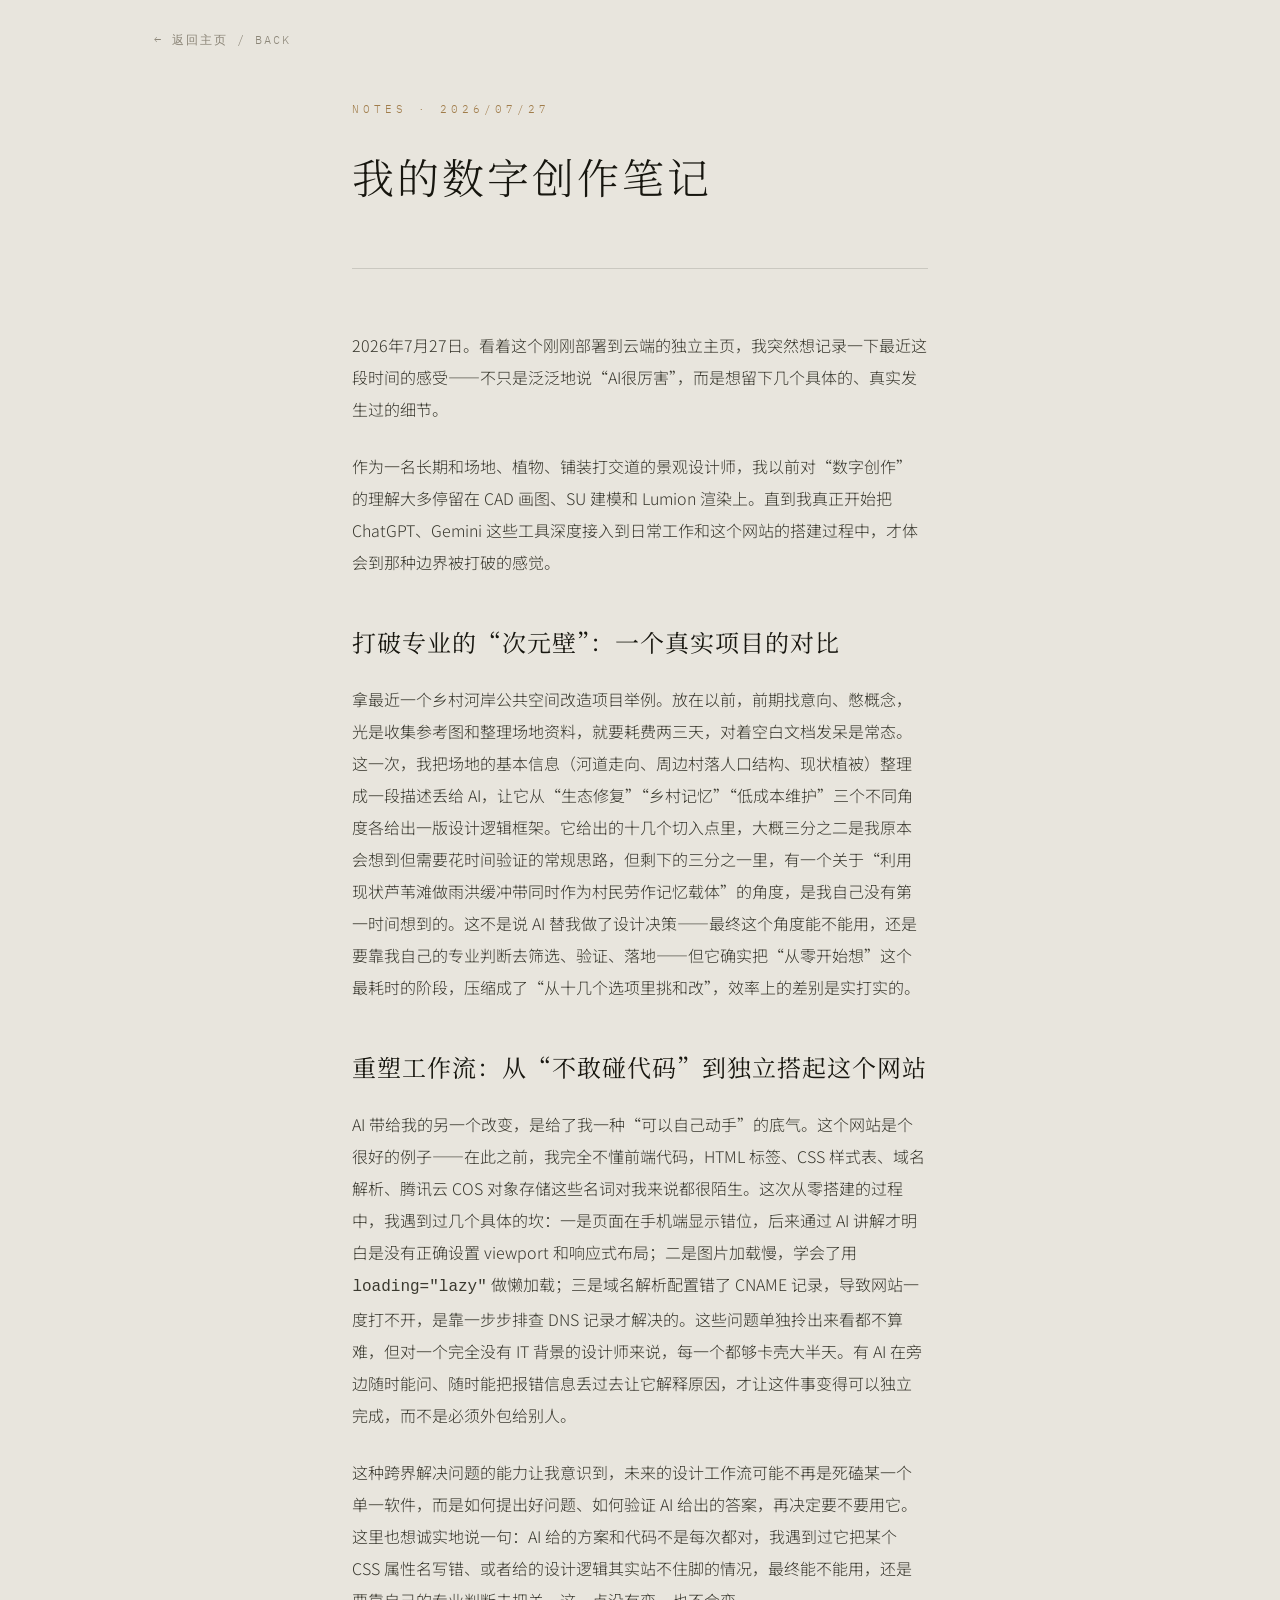
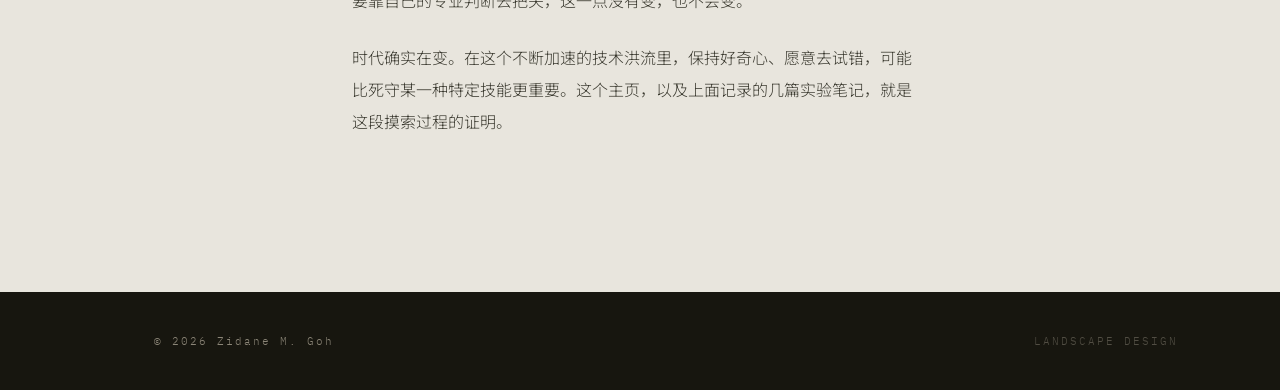
<file: note02.html>
<!DOCTYPE html>
<html lang="zh-CN">
<head>
    <meta charset="UTF-8">
    <meta name="viewport" content="width=device-width, initial-scale=1.0">
    <title>我的数字创作笔记 | 古道笔记</title>
    <link rel="stylesheet" href="style.css">
    <link rel="preconnect" href="https://fonts.googleapis.com">
    <link rel="preconnect" href="https://fonts.gstatic.com" crossorigin>
    <link href="https://fonts.googleapis.com/css2?family=IBM+Plex+Mono:wght@400;500&family=Noto+Sans+SC:wght@300;400;500&family=Noto+Serif+SC:wght@200;300;400&display=swap" rel="stylesheet">
</head>
<body class="sub-page-body">

    <nav class="sub-nav">
        <a href="index.html" class="back-btn">← 返回主页 / BACK</a>
    </nav>

    <article class="article-container">
        <header class="article-header">
            <p class="project-meta-tag">NOTES · 2026/07/27</p>
            <h1 class="project-title">我的数字创作笔记</h1>
        </header>

        <div class="article-content">
            <p>2026年7月27日。看着这个刚刚部署到云端的独立主页，我突然想记录一下最近这段时间的感受——不只是泛泛地说“AI很厉害”，而是想留下几个具体的、真实发生过的细节。</p>

            <p>作为一名长期和场地、植物、铺装打交道的景观设计师，我以前对“数字创作”的理解大多停留在 CAD 画图、SU 建模和 Lumion 渲染上。直到我真正开始把 ChatGPT、Gemini 这些工具深度接入到日常工作和这个网站的搭建过程中，才体会到那种边界被打破的感觉。</p>

            <h2>打破专业的“次元壁”：一个真实项目的对比</h2>
            <p>拿最近一个乡村河岸公共空间改造项目举例。放在以前，前期找意向、憋概念，光是收集参考图和整理场地资料，就要耗费两三天，对着空白文档发呆是常态。这一次，我把场地的基本信息（河道走向、周边村落人口结构、现状植被）整理成一段描述丢给 AI，让它从“生态修复”“乡村记忆”“低成本维护”三个不同角度各给出一版设计逻辑框架。它给出的十几个切入点里，大概三分之二是我原本会想到但需要花时间验证的常规思路，但剩下的三分之一里，有一个关于“利用现状芦苇滩做雨洪缓冲带同时作为村民劳作记忆载体”的角度，是我自己没有第一时间想到的。这不是说 AI 替我做了设计决策——最终这个角度能不能用，还是要靠我自己的专业判断去筛选、验证、落地——但它确实把“从零开始想”这个最耗时的阶段，压缩成了“从十几个选项里挑和改”，效率上的差别是实打实的。</p>

            <h2>重塑工作流：从“不敢碰代码”到独立搭起这个网站</h2>
            <p>AI 带给我的另一个改变，是给了我一种“可以自己动手”的底气。这个网站是个很好的例子——在此之前，我完全不懂前端代码，HTML 标签、CSS 样式表、域名解析、腾讯云 COS 对象存储这些名词对我来说都很陌生。这次从零搭建的过程中，我遇到过几个具体的坎：一是页面在手机端显示错位，后来通过 AI 讲解才明白是没有正确设置 viewport 和响应式布局；二是图片加载慢，学会了用 <code>loading="lazy"</code> 做懒加载；三是域名解析配置错了 CNAME 记录，导致网站一度打不开，是靠一步步排查 DNS 记录才解决的。这些问题单独拎出来看都不算难，但对一个完全没有 IT 背景的设计师来说，每一个都够卡壳大半天。有 AI 在旁边随时能问、随时能把报错信息丢过去让它解释原因，才让这件事变得可以独立完成，而不是必须外包给别人。</p>

            <p>这种跨界解决问题的能力让我意识到，未来的设计工作流可能不再是死磕某一个单一软件，而是如何提出好问题、如何验证 AI 给出的答案，再决定要不要用它。这里也想诚实地说一句：AI 给的方案和代码不是每次都对，我遇到过它把某个 CSS 属性名写错、或者给的设计逻辑其实站不住脚的情况，最终能不能用，还是要靠自己的专业判断去把关，这一点没有变，也不会变。</p>

            <p>时代确实在变。在这个不断加速的技术洪流里，保持好奇心、愿意去试错，可能比死守某一种特定技能更重要。这个主页，以及上面记录的几篇实验笔记，就是这段摸索过程的证明。</p>
        </div>
    </article>

    <footer>
        <span>© 2026 Zidane M. Goh</span>
        <span class="footer-en">LANDSCAPE DESIGN</span>
    </footer>

    <script src="script.js"></script>
</body>
</html>
</file>
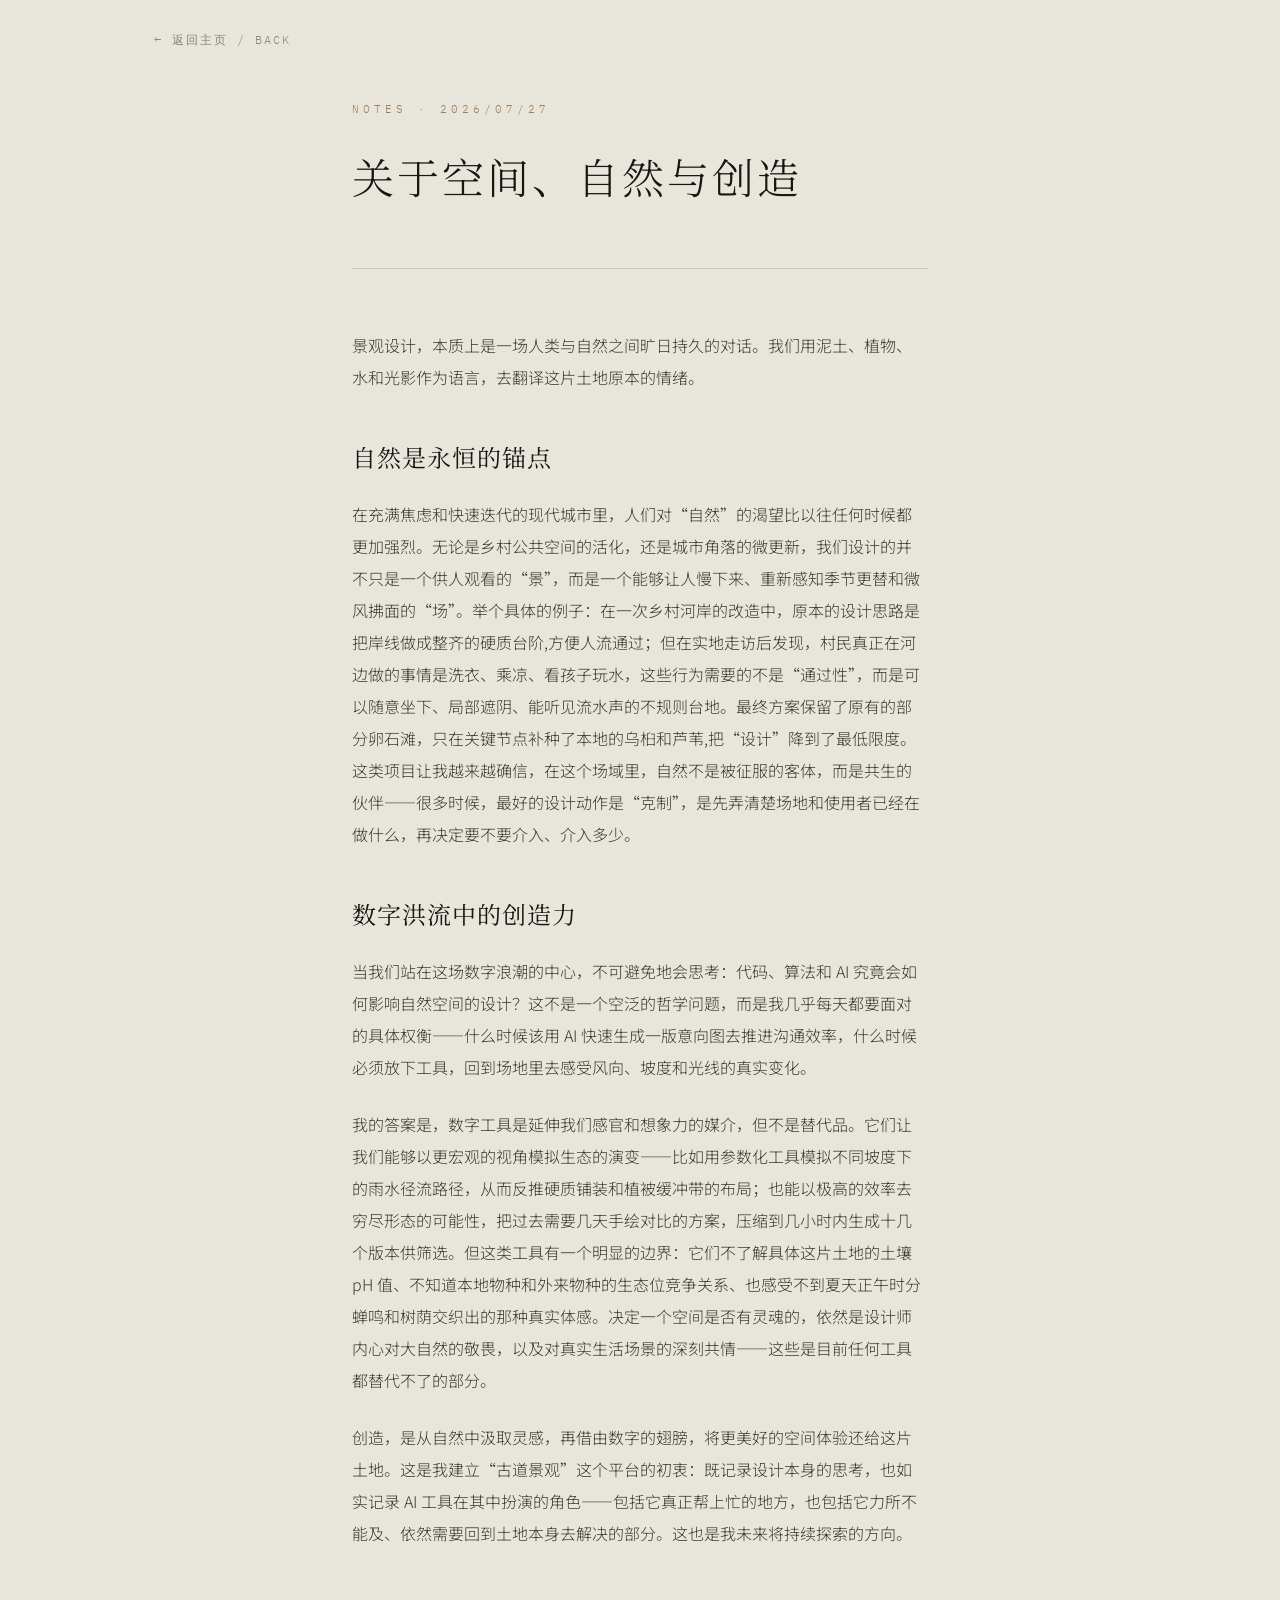
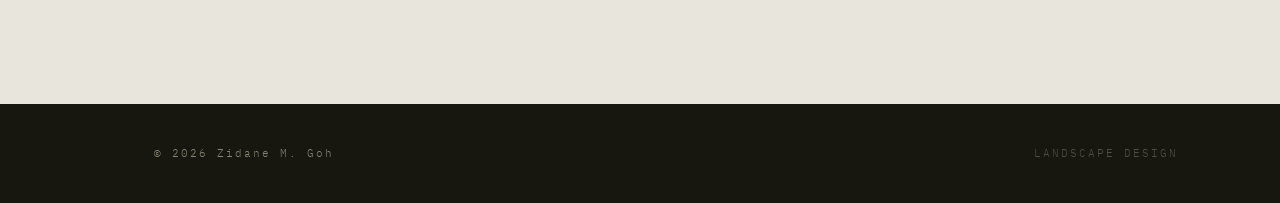
<file: note03.html>
<!DOCTYPE html>
<html lang="zh-CN">
<head>
    <meta charset="UTF-8">
    <meta name="viewport" content="width=device-width, initial-scale=1.0">
    <title>关于空间、自然与创造 | 古道笔记</title>
    <link rel="stylesheet" href="style.css">
    <link rel="preconnect" href="https://fonts.googleapis.com">
    <link rel="preconnect" href="https://fonts.gstatic.com" crossorigin>
    <link href="https://fonts.googleapis.com/css2?family=IBM+Plex+Mono:wght@400;500&family=Noto+Sans+SC:wght@300;400;500&family=Noto+Serif+SC:wght@200;300;400&display=swap" rel="stylesheet">
</head>
<body class="sub-page-body">

    <nav class="sub-nav">
        <a href="index.html" class="back-btn">← 返回主页 / BACK</a>
    </nav>

    <article class="article-container">
        <header class="article-header">
            <p class="project-meta-tag">NOTES · 2026/07/27</p>
            <h1 class="project-title">关于空间、自然与创造</h1>
        </header>

        <div class="article-content">
            <p>景观设计，本质上是一场人类与自然之间旷日持久的对话。我们用泥土、植物、水和光影作为语言，去翻译这片土地原本的情绪。</p>

            <h2>自然是永恒的锚点</h2>
            <p>在充满焦虑和快速迭代的现代城市里，人们对“自然”的渴望比以往任何时候都更加强烈。无论是乡村公共空间的活化，还是城市角落的微更新，我们设计的并不只是一个供人观看的“景”，而是一个能够让人慢下来、重新感知季节更替和微风拂面的“场”。举个具体的例子：在一次乡村河岸的改造中，原本的设计思路是把岸线做成整齐的硬质台阶,方便人流通过；但在实地走访后发现，村民真正在河边做的事情是洗衣、乘凉、看孩子玩水，这些行为需要的不是“通过性”，而是可以随意坐下、局部遮阴、能听见流水声的不规则台地。最终方案保留了原有的部分卵石滩，只在关键节点补种了本地的乌桕和芦苇,把“设计”降到了最低限度。这类项目让我越来越确信，在这个场域里，自然不是被征服的客体，而是共生的伙伴——很多时候，最好的设计动作是“克制”，是先弄清楚场地和使用者已经在做什么，再决定要不要介入、介入多少。</p>

            <h2>数字洪流中的创造力</h2>
            <p>当我们站在这场数字浪潮的中心，不可避免地会思考：代码、算法和 AI 究竟会如何影响自然空间的设计？这不是一个空泛的哲学问题，而是我几乎每天都要面对的具体权衡——什么时候该用 AI 快速生成一版意向图去推进沟通效率，什么时候必须放下工具，回到场地里去感受风向、坡度和光线的真实变化。</p>

            <p>我的答案是，数字工具是延伸我们感官和想象力的媒介，但不是替代品。它们让我们能够以更宏观的视角模拟生态的演变——比如用参数化工具模拟不同坡度下的雨水径流路径，从而反推硬质铺装和植被缓冲带的布局；也能以极高的效率去穷尽形态的可能性，把过去需要几天手绘对比的方案，压缩到几小时内生成十几个版本供筛选。但这类工具有一个明显的边界：它们不了解具体这片土地的土壤 pH 值、不知道本地物种和外来物种的生态位竞争关系、也感受不到夏天正午时分蝉鸣和树荫交织出的那种真实体感。决定一个空间是否有灵魂的，依然是设计师内心对大自然的敬畏，以及对真实生活场景的深刻共情——这些是目前任何工具都替代不了的部分。</p>

            <p>创造，是从自然中汲取灵感，再借由数字的翅膀，将更美好的空间体验还给这片土地。这是我建立“古道景观”这个平台的初衷：既记录设计本身的思考，也如实记录 AI 工具在其中扮演的角色——包括它真正帮上忙的地方，也包括它力所不能及、依然需要回到土地本身去解决的部分。这也是我未来将持续探索的方向。</p>
        </div>
    </article>

    <footer>
        <span>© 2026 Zidane M. Goh</span>
        <span class="footer-en">LANDSCAPE DESIGN</span>
    </footer>

    <script src="script.js"></script>
</body>
</html>
</file>
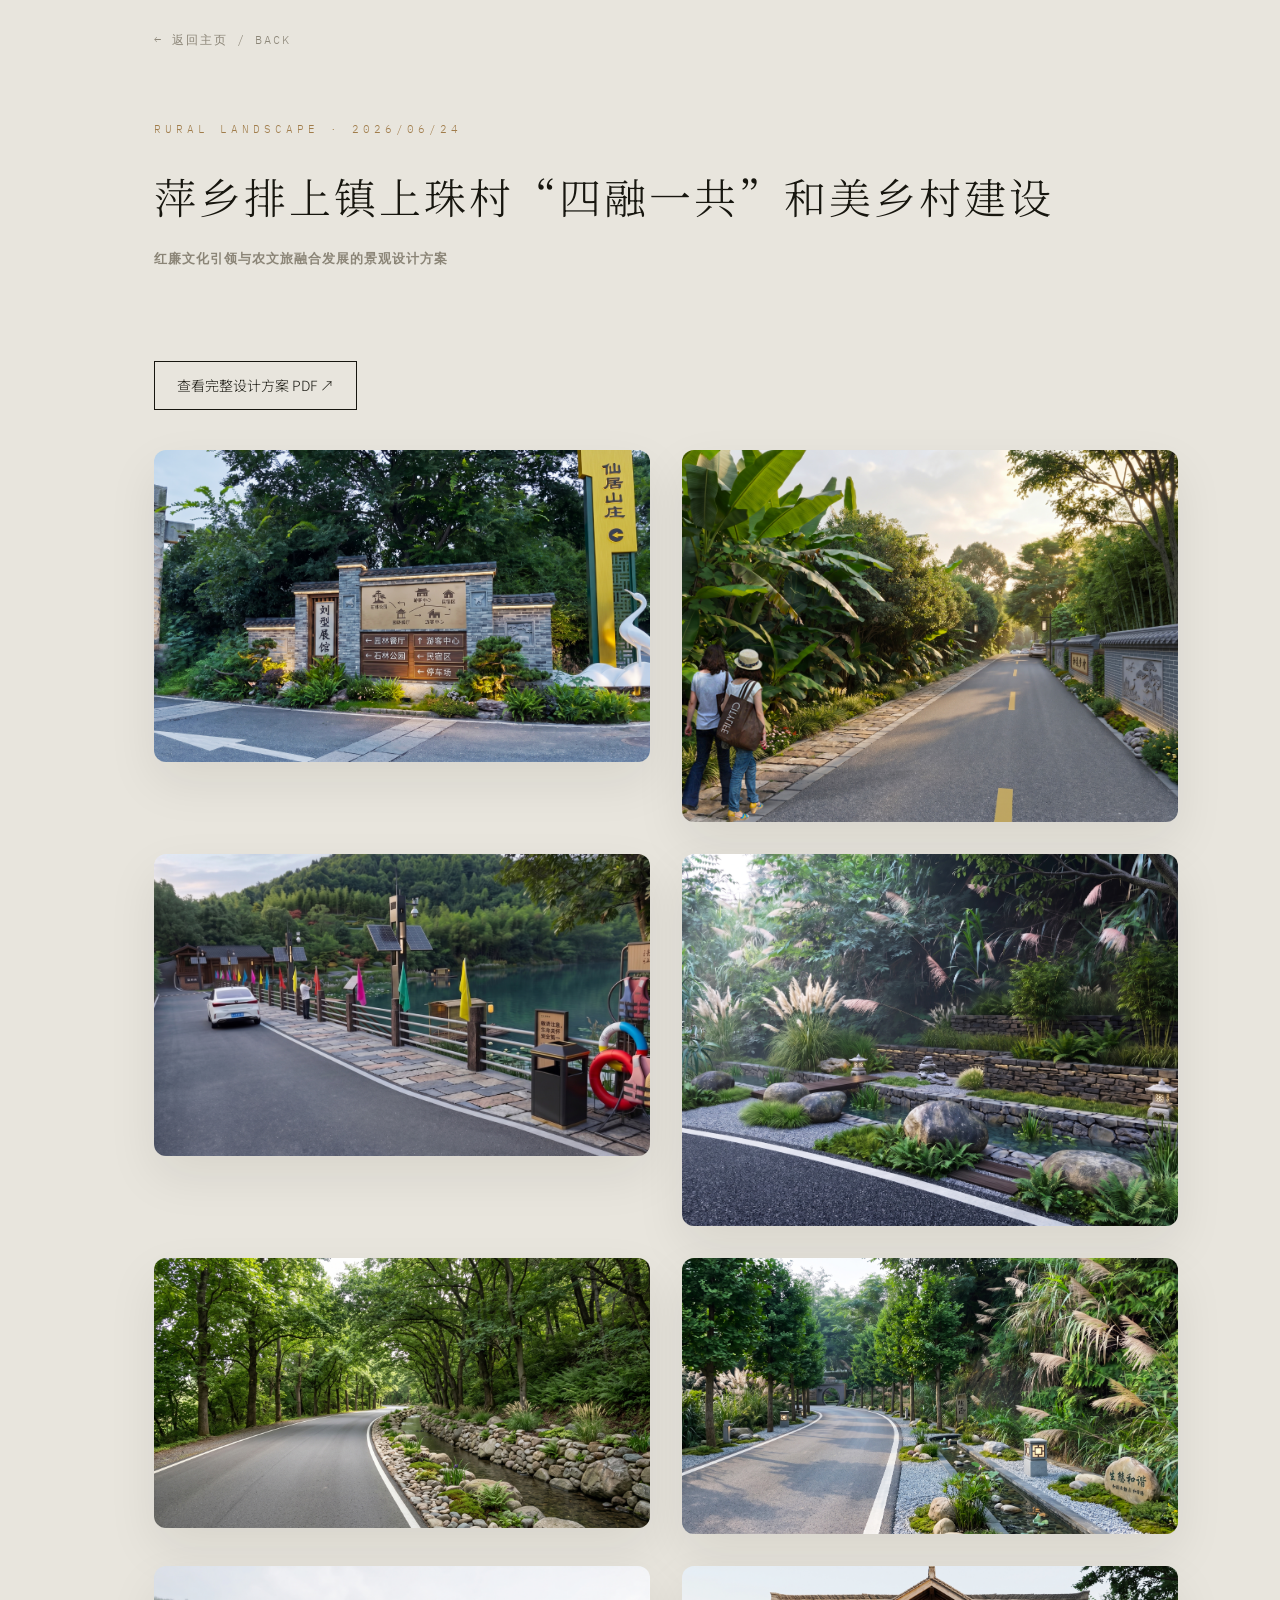
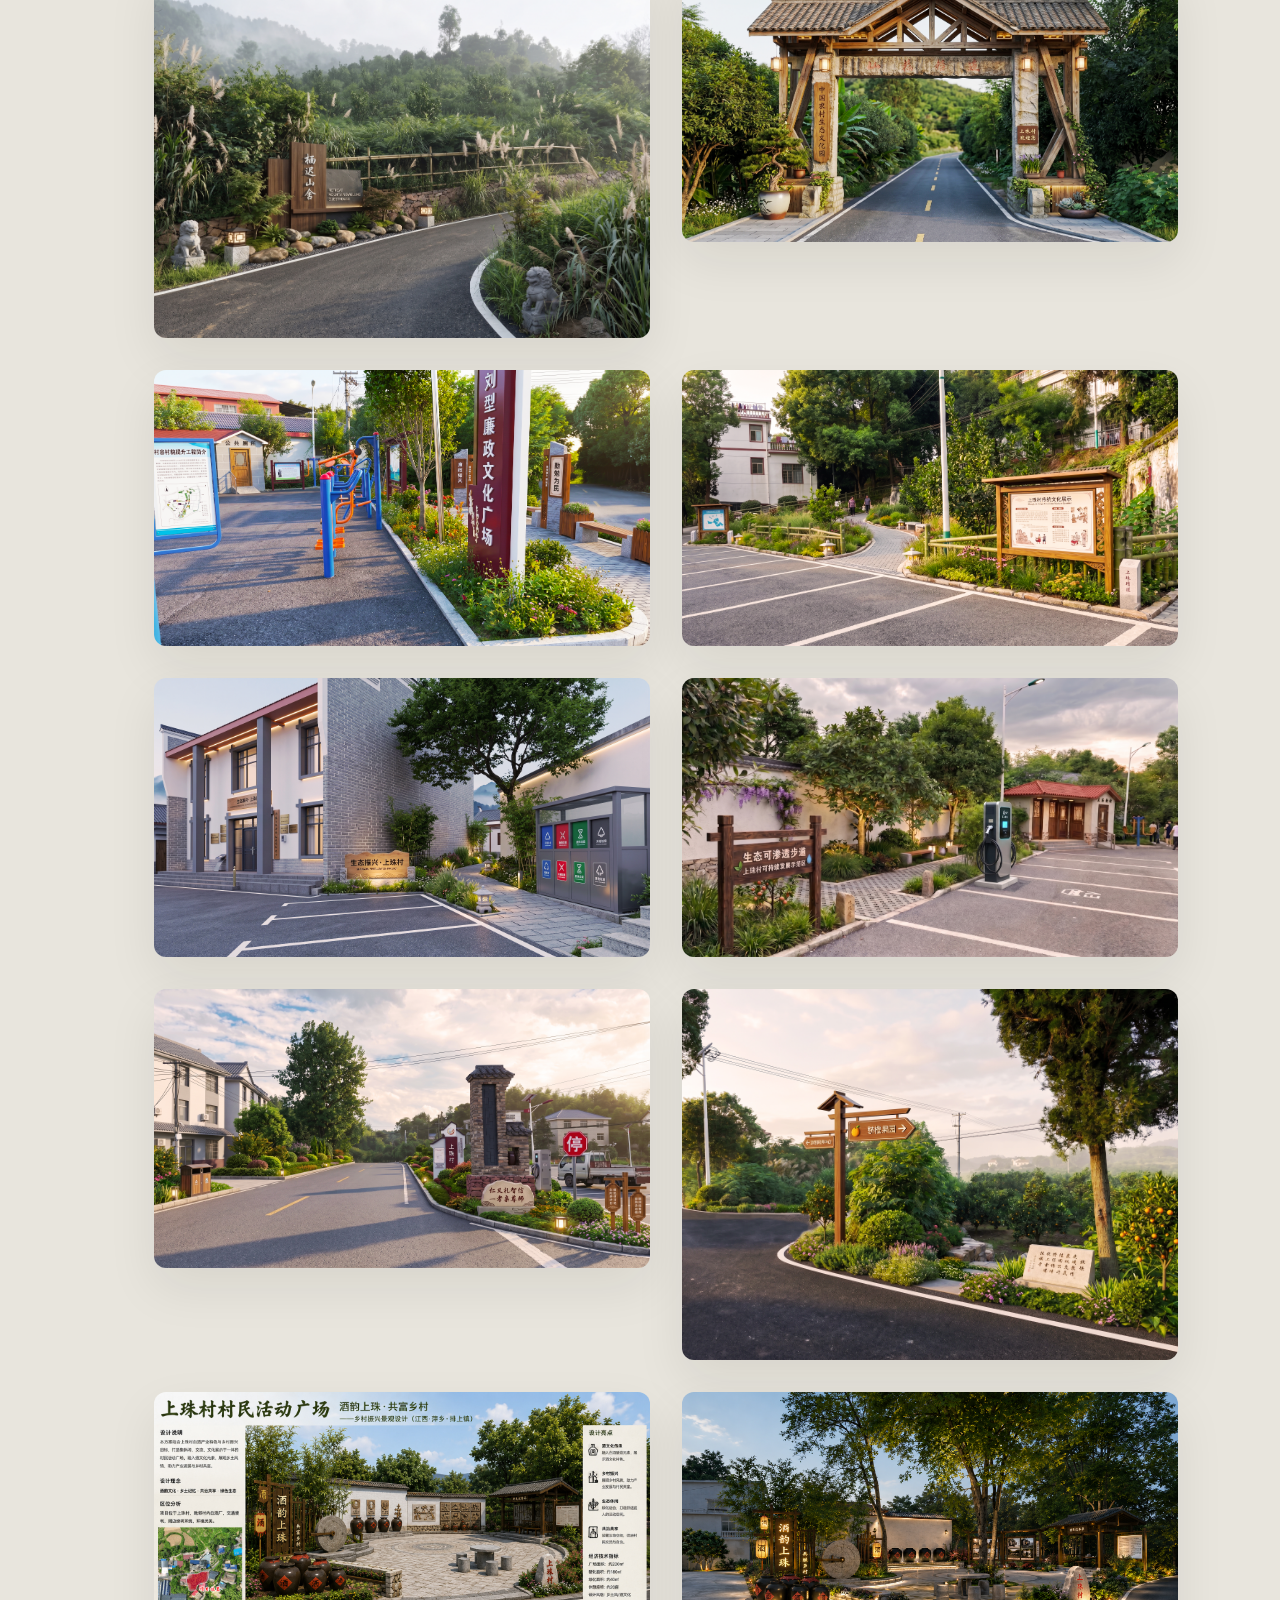
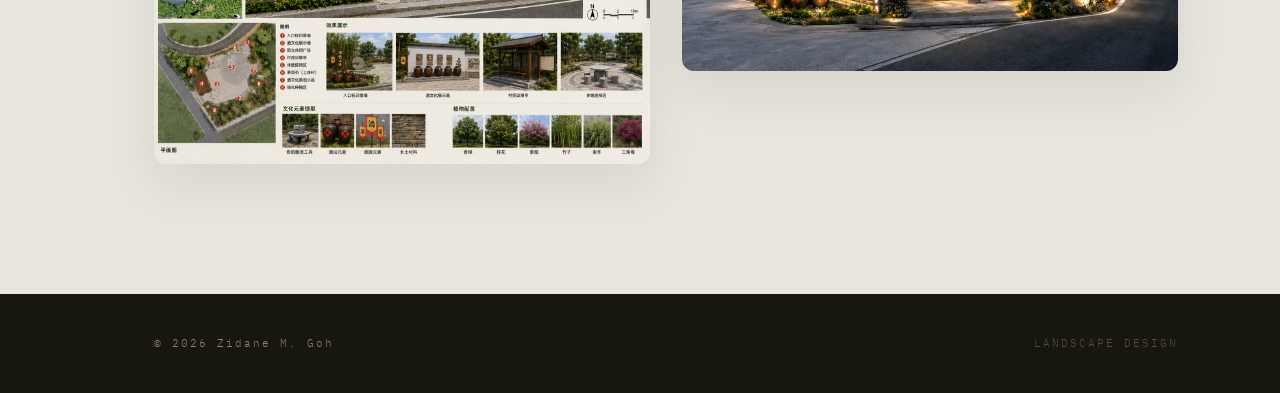
<file: project01.html>
<!DOCTYPE html>
<html lang="zh-CN">
<head>
    <meta charset="UTF-8">
    <meta name="viewport" content="width=device-width, initial-scale=1.0">
    <title>萍乡排上镇上珠村“四融一共”和美乡村建设 | 古道景观</title>
    <link rel="stylesheet" href="style.css">
    <link rel="preconnect" href="https://fonts.googleapis.com">
    <link rel="preconnect" href="https://fonts.gstatic.com" crossorigin>
    <link href="https://fonts.googleapis.com/css2?family=IBM+Plex+Mono:wght@400;500&family=Noto+Sans+SC:wght@300;400;500&family=Noto+Serif+SC:wght@200;300;400&display=swap" rel="stylesheet">
</head>
<body class="sub-page-body">

    <nav class="sub-nav">
        <a href="index.html" class="back-btn">← 返回主页 / BACK</a>
    </nav>

    <header class="project-header">
        <p class="project-meta-tag">RURAL LANDSCAPE · 2026/06/24</p>
        <h1 class="project-title">萍乡排上镇上珠村“四融一共”和美乡村建设</h1>
        <h2 class="project-subtitle">红廉文化引领与农文旅融合发展的景观设计方案</h2>
    </header>
<div class="project-document">
    <a href="assets/上珠村2（修改）.pdf"
       target="_blank"
       rel="noopener">
        查看完整设计方案 PDF ↗
    </a>
</div>
    <section class="project-gallery">
        <img src="assets/px-01.jpg" loading="lazy" alt="效果图 01">
        <img src="assets/px-02.jpg" loading="lazy" alt="效果图 02">
        <img src="assets/px-03.jpg" loading="lazy" alt="效果图 03">
        <img src="assets/px-04.jpg" loading="lazy" alt="效果图 04">
        <img src="assets/px-05.jpg" loading="lazy" alt="效果图 05">
        <img src="assets/px-06.jpg" loading="lazy" alt="效果图 06">
        <img src="assets/px-07.jpg" loading="lazy" alt="效果图 07">
        <img src="assets/px-08.jpg" loading="lazy" alt="效果图 08">
        <img src="assets/px-09.jpg" loading="lazy" alt="效果图 09">
        <img src="assets/px-10.jpg" loading="lazy" alt="效果图 10">
        <img src="assets/px-11.jpg" loading="lazy" alt="效果图 11">
        <img src="assets/px-12.jpg" loading="lazy" alt="效果图 12">
        <img src="assets/px-13.jpg" loading="lazy" alt="效果图 13">
        <img src="assets/px-14.jpg" loading="lazy" alt="效果图 14">
        <img src="assets/px-15.jpg" loading="lazy" alt="效果图 15">
        <img src="assets/px-16.jpg" loading="lazy" alt="效果图 16">
    </section>

    <footer>
        <span>© 2026 Zidane M. Goh</span>
        <span class="footer-en">LANDSCAPE DESIGN</span>
    </footer>

    <script src="script.js"></script>
</body>
</html>
</file>
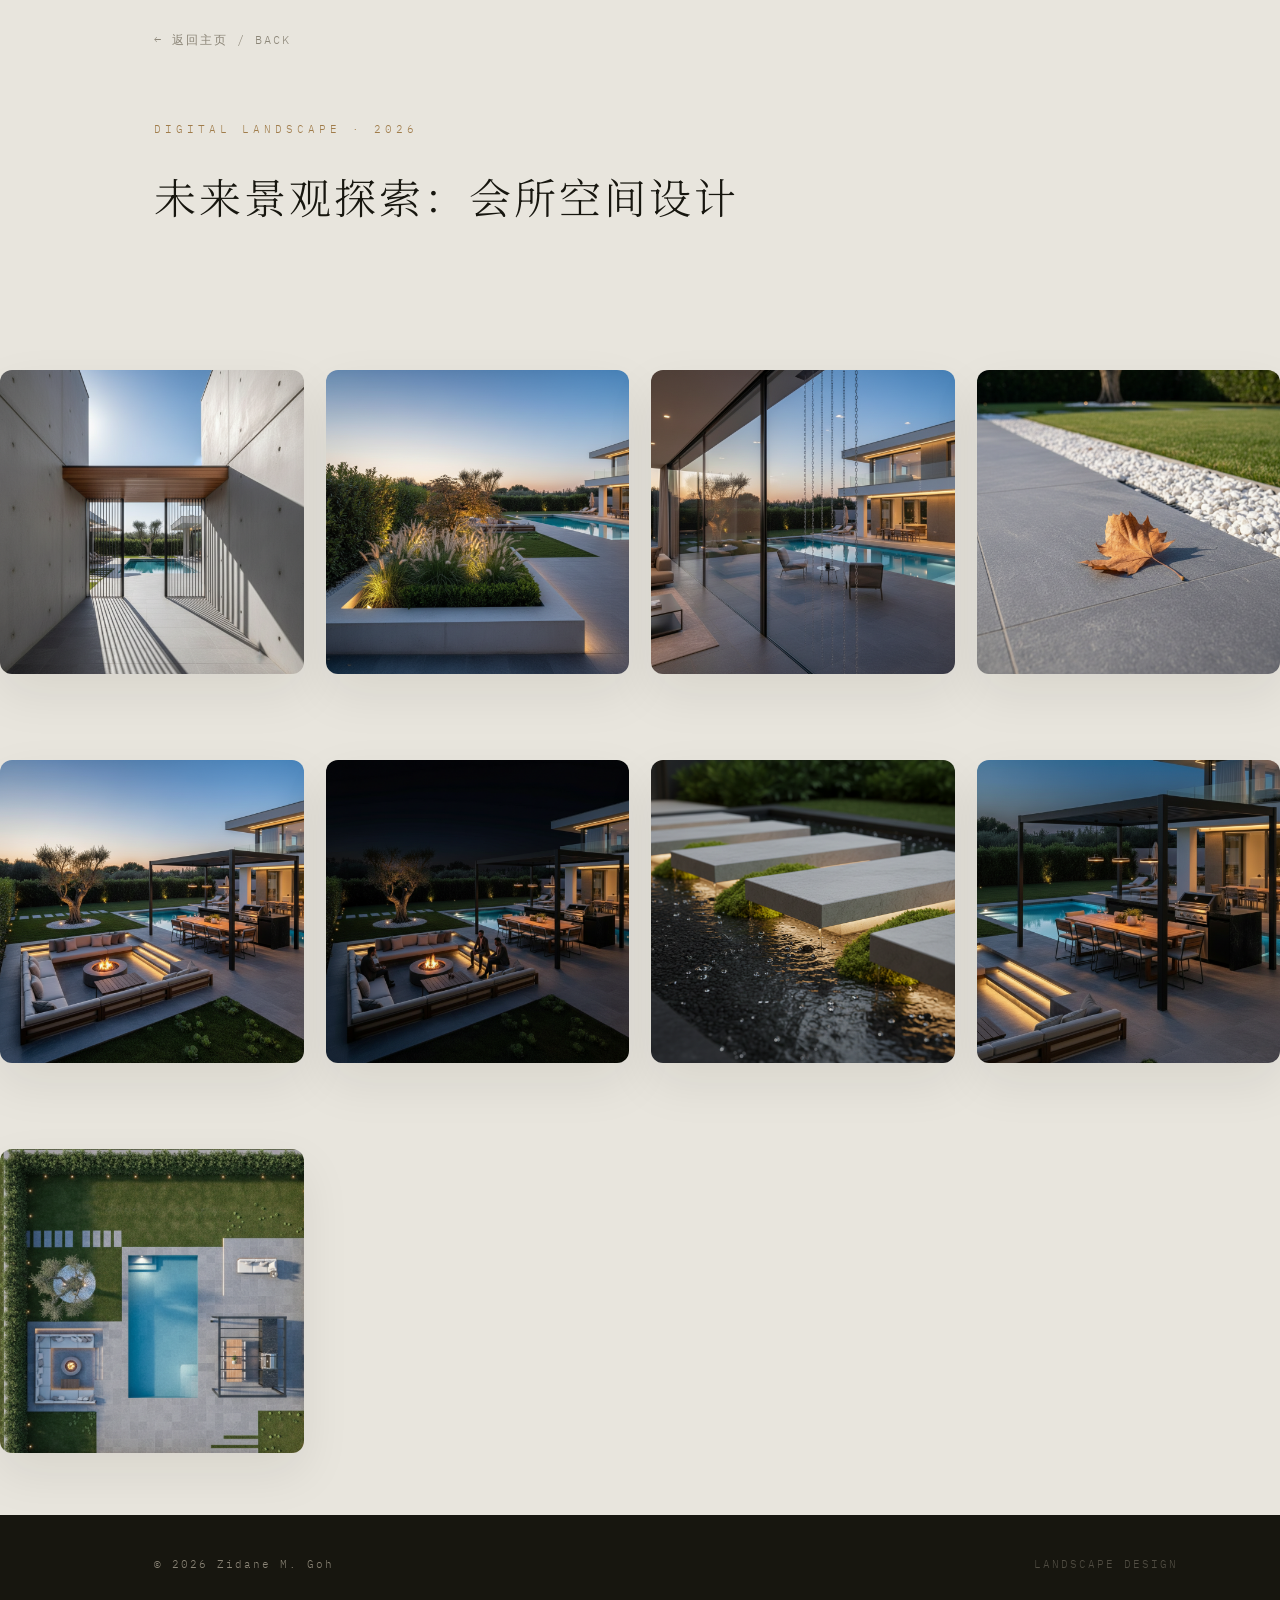
<file: project03.html>
<!DOCTYPE html>
<html lang="zh-CN">
<head>
    <meta charset="UTF-8">
    <meta name="viewport" content="width=device-width, initial-scale=1.0">
    <title>未来景观探索 | 古道景观</title>
    <link rel="stylesheet" href="style.css">
    <link rel="preconnect" href="https://fonts.googleapis.com">
    <link rel="preconnect" href="https://fonts.gstatic.com" crossorigin>
    <link href="https://fonts.googleapis.com/css2?family=IBM+Plex+Mono:wght@400;500&family=Noto+Sans+SC:wght@300;400;500&family=Noto+Serif+SC:wght@200;300;400&display=swap" rel="stylesheet">
</head>
<body class="sub-page-body">

    <nav class="sub-nav">
        <a href="index.html" class="back-btn">← 返回主页 / BACK</a>
    </nav>

    <header class="project-header">
        <p class="project-meta-tag">DIGITAL LANDSCAPE · 2026</p>
        <h1 class="project-title">未来景观探索：会所空间设计</h1>
    </header>

    <section class="article-content">
        <div class="project-gallery">
            <img src="assets/future-1.png" loading="lazy" alt="会所效果图1">
            <img src="assets/future-2.png" loading="lazy" alt="会所效果图2">
            <img src="assets/future-3.png" loading="lazy" alt="会所效果图3">
            <img src="assets/future-4.png" loading="lazy" alt="会所效果图4">
            <img src="assets/future-5.png" loading="lazy" alt="会所效果图5">
            <img src="assets/future-6.png" loading="lazy" alt="会所效果图6">
            <img src="assets/future-7.png" loading="lazy" alt="会所效果图7">
            <img src="assets/future-8.png" loading="lazy" alt="会所效果图8">
            <img src="assets/future-9.png" loading="lazy" alt="会所效果图9">
        </div>
    </section>

    <footer>
        <span>© 2026 Zidane M. Goh</span>
        <span class="footer-en">LANDSCAPE DESIGN</span>
    </footer>

    <script src="script.js"></script>
</body>
</html>
</file>
<file: geometry.css>
@charset "UTF-8";
:root{--paper:#e9e9e7;--ink:#171717;--muted:#646464;--line:#bdbdb9;--sans:"Microsoft YaHei","PingFang SC",Arial,sans-serif;--edge:7vw}
*{box-sizing:border-box}html{scroll-behavior:smooth;scroll-padding-top:35px}body{margin:0;padding-left:60px;background:var(--paper);color:var(--ink);font:14px/1.8 var(--sans);-webkit-font-smoothing:antialiased}a{color:inherit;text-decoration:none}img{display:block;max-width:100%}button,summary{font:inherit}a:focus-visible,button:focus-visible,summary:focus-visible{outline:2px solid #888;outline-offset:5px}::selection{background:#888;color:#fff}.skip{position:fixed;top:-80px;left:70px;padding:10px;background:white;z-index:50}.skip:focus{top:10px}.nav-shell{position:absolute;top:0;left:60px;right:0;z-index:5;color:#eee}.nav-wrap{padding:26px var(--edge);display:flex;align-items:center;justify-content:space-between;gap:25px}.brand-lockup{display:flex;align-items:center;gap:11px}.brand-logo{width:62px;height:62px;object-fit:contain;filter:invert(1)}.wordmark{display:flex;flex-direction:column}.wordmark-cn{font-size:23px;font-weight:400;letter-spacing:5px;line-height:1.5}.brand-dot{display:none}.wordmark-en{font:8px/2.2 Arial;letter-spacing:2.5px}.header-note{font:9px Arial;letter-spacing:1.8px;color:#999}.hero{position:relative;height:100svh;min-height:760px;max-height:1180px;background:#131313;color:#eee;overflow:hidden;display:flex;align-items:center;padding:150px var(--edge) 130px}.hero::after{content:"";position:absolute;inset:120px var(--edge) 85px;border-top:1px solid #ffffff1c;border-bottom:1px solid #ffffff1c;pointer-events:none}.hero-side{display:none}.hero-center{position:relative;z-index:2;width:75%;pointer-events:none}.eyebrow{font:10px/1.6 Arial,var(--sans);letter-spacing:2.2px;color:var(--muted);margin:0 0 20px}.hero-kicker{color:#999;margin-bottom:36px}.hero h1{font-size:clamp(44px,5.7vw,88px);font-weight:300;letter-spacing:.035em;line-height:1.5;margin:0;white-space:nowrap}.hero h1>span{padding-left:.7em}.title-square{display:inline-block;width:.13em;height:.13em;background:#aaa;margin:0 0 .08em .2em;vertical-align:baseline}.hero-rule{height:1px;width:70px;background:#777;margin:35px 0 25px}.hero-description{color:#aaa;font-size:12px;letter-spacing:1.5px;line-height:2.2;margin:0}.geometry-field{position:absolute;right:-4%;top:14%;height:76%;width:61%;max-width:780px;pointer-events:none;opacity:.78}.geometry-field svg{position:absolute;width:100%;height:100%;object-fit:contain}.gd-monument{position:absolute;inset:15% 10% 5% 18%;width:72%;height:80%;object-fit:contain;filter:invert(1);opacity:.23}.geometry-coordinate{position:absolute;right:18%;bottom:2%;font:8px Arial;letter-spacing:2px;color:#777}.hero-bottom{position:absolute;left:var(--edge);right:var(--edge);bottom:31px;display:flex;justify-content:space-between;align-items:center;color:#aaa;font-size:9px;letter-spacing:2px}.hero-bottom>a{display:flex;gap:18px;align-items:center}.down-arrow{font-size:20px}.hero-edition{font:8px Arial;letter-spacing:2px}.section{padding:100px var(--edge);max-width:1700px;margin:auto}.section-heading{display:flex;justify-content:space-between;align-items:flex-end;gap:30px;margin-bottom:46px}.section h2{font-size:34px;line-height:1.5;font-weight:400;letter-spacing:2px;margin:0}.section-aside{font-size:11px;line-height:2;color:var(--muted);margin:0}.work-grid{display:grid;grid-template-columns:1fr 1fr;gap:60px 35px}.work-card{min-width:0}.work-card-feature{grid-column:1/-1}.work-image{position:relative;overflow:hidden;aspect-ratio:4/3;background:#ccc}.work-image img{width:100%;height:100%;object-fit:cover;filter:grayscale(1);transition:transform .7s,filter .5s}.work-card:hover img{transform:scale(1.025);filter:grayscale(0)}.work-card-feature .work-image{aspect-ratio:2.2}.work-card-feature img{object-position:50% 60%}.image-label{position:absolute;left:18px;bottom:18px;font-size:10px;letter-spacing:1px;padding:6px 12px;background:#ededed;color:#222}.image-arrow{position:absolute;right:18px;bottom:18px;color:#fff;font:27px Arial}.work-caption{display:flex;justify-content:space-between;align-items:baseline;gap:20px;margin-top:19px}.work-caption>div{display:flex;gap:12px;align-items:baseline}.work-caption h3{font-size:19px;font-weight:400;letter-spacing:1px;margin:0}.work-number{font:9px Arial;color:var(--muted)}.work-caption p{font-size:10px;color:var(--muted);margin:0;white-space:nowrap}.work-card:not(.work-card-feature) .work-caption{display:block}.work-card:not(.work-card-feature) .work-caption p{margin:7px 0 0 24px}.pdf-note{display:block;font-size:10px;color:var(--muted);margin:10px 0 0 24px}.work-card-offset{padding-top:85px}.studio{display:grid;grid-template-columns:1fr 1.4fr;gap:70px;background:#d2d2cf;border-top:1px solid #aaa;border-bottom:1px solid #aaa;position:relative}.studio::before{content:"";position:absolute;left:42%;top:0;bottom:0;width:1px;background:#bdbdb9}.studio-symbol{margin-top:50px;width:170px;border:1px solid #aaa;position:relative;padding:14px 18px;clip-path:polygon(0 0,77% 0,100% 18%,100% 100%,0 100%)}.studio-symbol img{width:95px;height:105px;object-fit:contain}.studio-symbol span{display:block;font:8px/1.8 Arial;letter-spacing:2px;margin-top:15px}.studio-statement{font-size:clamp(23px,2.6vw,38px);font-weight:300;letter-spacing:1px;line-height:1.8;margin:0 0 28px}.studio-copy{font-size:12px;line-height:2.2;color:#505050;margin:0 0 15px;max-width:580px}.practice-list{display:flex;gap:15px;flex-wrap:wrap;font-size:10px;color:#555;margin:28px 0}.practice-list span{border-bottom:1px solid #aaa;padding-bottom:7px}.text-link{display:inline-flex;gap:45px;align-items:center;border-bottom:1px solid #777;font-size:11px;padding:6px 0}.journal-list{border-top:1px solid #222}.journal-list>a{display:grid;grid-template-columns:100px 1fr 90px 16px;gap:20px;align-items:center;border-bottom:1px solid var(--line);padding:29px 0;transition:background .2s}.journal-list>a:hover{background:#ddd}.journal-category{font-size:10px;color:var(--muted)}.journal-list h3{font-size:19px;font-weight:400;margin:0}.journal-index{font:9px Arial;color:var(--muted)}summary{cursor:pointer;list-style:none}summary::-webkit-details-marker{display:none}.more-notes{margin-top:25px;font-size:11px;color:var(--muted)}.more-notes summary{display:flex;justify-content:space-between}.more-notes>div{display:flex;flex-wrap:wrap;gap:25px;padding:25px 0}.contact{background:#1c1c1c;color:#e3e3e3;display:grid;grid-template-columns:1.4fr 1fr;gap:70px;position:relative}.contact .eyebrow{color:#969696}.contact h2{font-size:38px;font-weight:300;line-height:1.7}.contact-email{display:inline-block;margin-top:30px;padding-bottom:10px;border-bottom:1px solid #555;font:clamp(16px,1.8vw,25px)/1.6 Arial}.contact-email span{margin-left:14px}.contact-details{padding-top:28px;font-size:12px}.contact-caption{font-size:10px;color:#999;letter-spacing:2px;margin:0 0 20px}.wechat{max-width:280px;margin-top:20px}.wechat summary{display:flex;justify-content:space-between;border-bottom:1px solid #555;padding:10px 0}.wechat>div{padding-top:16px}.wechat p{font-size:10px;color:#aaa}.social-matrix{display:flex;gap:23px;margin-top:28px;filter:grayscale(1)}.social-icon{width:29px;height:29px;background:transparent;border:0;padding:3px;cursor:pointer;filter:brightness(0) invert(.85);transition:transform .2s}.social-icon:hover{transform:translateY(-3px)}.social-icon svg{width:100%;height:100%;display:block}.instagram{color:#eee}.youtube,.telegram{color:#bbb}.social-status{font-size:10px;color:#aaa}.social-status:empty{display:none}.contact-signature{font-size:12px;margin-top:28px}.contact-signature span{font:10px Arial;color:#888}footer{padding:28px var(--edge);background:#1c1c1c;color:#999;border-top:1px solid #3d3d3d;display:flex;align-items:center;justify-content:space-between;gap:20px;font-size:9px}.footer-brand{font-size:17px;letter-spacing:3px;color:#ddd}.footer-brand span{font:8px Arial;letter-spacing:1.5px;margin-left:15px}.chapter-nav{position:fixed;left:0;top:50%;transform:translateY(-50%);z-index:30;display:flex;flex-direction:column;gap:4px;padding-right:8px;--active-color:#333;--reading-progress:0}.chapter-tab{width:52px;min-height:63px;display:flex;flex-direction:column;align-items:center;justify-content:center;gap:4px;background:#d6d6d3;color:#616161;border-left:2px solid transparent;font-size:10px;letter-spacing:2px;transition:background .2s,width .2s}.chapter-number{font:8px Arial;letter-spacing:1px;color:inherit;opacity:.7}.chapter-tab:hover{background:#bdbdbb;color:#111}.chapter-tab[aria-current="location"]{background:var(--chapter-color);color:#fff;width:59px;border-left-color:#fff}.chapter-progress{position:absolute;right:0;top:0;bottom:0;width:1px;background:#999}.chapter-progress>span{display:block;width:100%;height:100%;background:#eee;transform-origin:top;transform:scaleY(var(--reading-progress))}
@media(max-width:1000px){.header-note{max-width:145px;line-height:1.7;font-size:8px}.hero-center{width:90%}.hero h1{font-size:clamp(40px,6.2vw,65px)}.studio{gap:45px}.journal-list>a{grid-template-columns:80px 1fr 70px 15px;gap:10px}.journal-index{font-size:8px}.contact{gap:35px}.work-caption h3{font-size:17px}}
@media(max-width:760px){.studio{grid-template-columns:1fr;gap:35px}.studio::before{display:none}.studio-label{position:relative}.studio-symbol{position:absolute;right:0;top:0;margin:0;padding:7px;width:60px;clip-path:none}.studio-symbol img{width:44px;height:54px}.studio-symbol span{display:none}.studio-statement{font-size:28px}.contact{grid-template-columns:1fr;gap:20px}.contact-details{padding:0}.journal-list>a{grid-template-columns:1fr 15px;gap:6px}.journal-category{grid-column:1;grid-row:1}.journal-list h3{grid-column:1;grid-row:2}.journal-index{display:none}.journal-list>a>span:last-child{grid-column:2;grid-row:1/3}.hero h1{font-size:clamp(34px,6.4vw,49px)}.geometry-field{width:80%;right:-20%;opacity:.58}.hero-edition{display:none}.wordmark-cn{font-size:20px}.header-note{font-size:7px}.work-caption{display:block}.work-caption p{margin-top:7px}.footer-brand span{display:none}}
@media(max-width:600px){:root{--edge:6vw}body{padding-left:39px}.nav-shell{left:39px}.nav-wrap{padding-top:20px;gap:10px}.brand-logo{width:46px;height:46px}.brand-lockup{gap:4px}.wordmark-cn{font-size:18px;letter-spacing:2px}.wordmark-en{font-size:6px;letter-spacing:1.3px}.header-note{display:none}.chapter-nav{gap:4px;padding-right:5px}.chapter-tab{width:33px;min-height:55px;font-size:9px;letter-spacing:1px}.chapter-tab[aria-current="location"]{width:38px}.chapter-number{font-size:7px}.hero{min-height:670px;max-height:960px;padding-top:145px;padding-bottom:150px}.hero::after{inset:97px var(--edge) 74px}.hero-center{width:100%}.hero h1{font-size:clamp(28px,7.8vw,45px);letter-spacing:0;line-height:1.7}.hero h1>span{padding-left:.35em}.hero-kicker{font-size:7px;letter-spacing:1.4px;margin-bottom:26px}.hero-description{font-size:10px;letter-spacing:1px}.hero-rule{margin:27px 0 22px;width:45px}.geometry-field{top:20%;height:55%;width:100%;right:-26%;opacity:.5}.geometry-coordinate{display:none}.hero-bottom{font-size:8px;letter-spacing:1px;bottom:27px}.section{padding-top:65px;padding-bottom:65px}.section-heading{gap:15px;margin-bottom:30px}.section h2{font-size:26px}.eyebrow{font-size:8px;letter-spacing:1.5px}.section-aside{font-size:9px;max-width:45%}.work-grid{grid-template-columns:1fr;gap:38px}.work-card-feature{grid-column:auto}.work-card-feature .work-image{aspect-ratio:4/3}.work-card-offset{padding-top:0}.work-caption h3{font-size:17px}.work-caption p{font-size:9px}.work-caption{margin-top:14px}.image-label{font-size:9px;left:12px;bottom:12px}.studio-statement{font-size:25px}.studio-copy{font-size:11px}.journal-list h3{font-size:17px}.journal-list>a{padding:22px 0}.more-notes>div{flex-direction:column;gap:15px}.contact h2{font-size:29px}.contact-email{font-size:clamp(13px,3.8vw,18px)}footer{flex-wrap:wrap;gap:17px}.footer-brand{flex-basis:100%;font-size:17px}footer>a:last-child{margin-left:auto}}
@media(prefers-reduced-motion:reduce){html{scroll-behavior:auto}*{transition:none!important}}
.social-icon{filter:none}.youtube svg rect,.telegram svg circle{fill:#ccc}.youtube svg path,.telegram svg path{fill:#1c1c1c}.tiktok svg use{fill:#888}.tiktok svg use:last-child{fill:#ddd}
/* Match the footer to the contact panel, including on wide screens. */
footer{width:100%;max-width:1700px;margin-inline:auto}


/* 联系区：博客入口 */
.contact-blog {
    margin-top: 24px;
}

.contact-blog a {
    display: inline-flex;
    align-items: center;
    gap: 16px;
    min-height: 56px;
    max-width: 100%;
    padding: 8px 0 14px;
    border-bottom: 1px solid #555;
    color: #e3e3e3;
    font-size: 22px;
    line-height: 1.4;
    text-decoration: none;
    transition: color .2s, border-color .2s;
}

.blog-icon {
    display: grid;
    place-items: center;
    width: 42px;
    height: 42px;
    flex-shrink: 0;
    border: 1px solid #626262;
    background: #252525;
}

.blog-icon svg {
    display: block;
    width: 25px;
    height: 25px;
}

.blog-label {
    letter-spacing: 2px;
}

.blog-arrow {
    margin-left: 18px;
    color: #aaa;
    transition: transform .2s, color .2s;
}

.contact-blog a:hover {
    color: #fff;
    border-color: #aaa;
}

.contact-blog a:hover .blog-arrow {
    color: #fff;
    transform: translate(2px, -2px);
}

@media (max-width: 600px) {
    .contact-blog a {
        font-size: 19px;
        gap: 12px;
    }

    .blog-icon {
        width: 36px;
        height: 36px;
    }

    .blog-icon svg {
        width: 22px;
        height: 22px;
    }

    .blog-arrow {
        margin-left: 10px;
    }
}
</file>
<file: style.css>
/* =========================================================
   古道景观 — 设计令牌 Design tokens
   一个高级建筑学杂志式的极简空间感系统
   色彩取自纸张、水墨、苔石与黄铜 —— 呼应「古道」与场地测绘的语汇
========================================================= */

:root{
    --paper:      #E8E5DD;   /* 石灰纸底 */
    --paper-soft: #F2F0EA;   /* 卡片浅纸 */
    --ink:        #17160F;   /* 水墨黑 */
    --ink-soft:   #3A392F;
    --moss:       #48583F;   /* 苔绿 — 主强调色 */
    --moss-deep:  #303B29;
    --stone:      #8B8577;   /* 石灰灰 — 次要文字 */
    --brass:      #A07C4A;   /* 黄铜 — 极少量点缀 */
    --line:       rgba(23,22,15,0.14);
    --line-on-dark: rgba(242,240,234,0.16);

    --font-display: 'Noto Serif SC', 'Songti SC', serif;
    --font-body:    'Noto Sans SC', 'PingFang SC', sans-serif;
    --font-mono:    'IBM Plex Mono', 'Courier New', monospace;

    --rail-w: 52px;
    --edge: 8%;
}

*{
    margin:0;
    padding:0;
    box-sizing:border-box;
}

html{
    scroll-behavior: smooth;
}

body{
    font-family: var(--font-body);
    background: var(--paper);
    color: var(--ink);
    line-height: 1.7;
    font-weight: 300;
}

a{ color: inherit; }

img{ display:block; max-width:100%; }

@media (prefers-reduced-motion: reduce){
    *{ animation-duration: .001ms !important; animation-iteration-count: 1 !important; transition-duration: .001ms !important; scroll-behavior: auto !important; }
}

/* =========================================================
   测量标尺 — 全站签名元素
   以建筑图纸比例尺 / 场地测绘为灵感的固定滚动进度指示
========================================================= */

.rail{
    position: fixed;
    left: 0;
    top: 0;
    height: 100vh;
    width: var(--rail-w);
    z-index: 900;
    display: flex;
    align-items: center;
    pointer-events: none;
}

.rail__track{
    position: relative;
    height: 62vh;
    width: 1px;
    background: var(--ink);
    margin-left: 26px;
    mix-blend-mode: difference;
    opacity: .8;
}

.rail__tick{
    position: absolute;
    left: 10px;
    transform: translateY(-50%);
    font-family: var(--font-mono);
    font-size: 10px;
    letter-spacing: 1px;
    color: var(--paper);
    mix-blend-mode: difference;
}

.rail__tick::before{
    content: "";
    position: absolute;
    right: 100%;
    top: 50%;
    width: 6px;
    height: 1px;
    background: var(--ink);
    margin-right: 4px;
}

.rail__marker{
    position: absolute;
    left: -3px;
    top: 0%;
    width: 7px;
    height: 7px;
    border-radius: 50%;
    background: var(--brass);
    transform: translateY(-50%);
    transition: top .08s linear;
}

.rail__vertical{
    position: absolute;
    bottom: 8vh;
    left: 22px;
    transform-origin: left bottom;
    transform: rotate(-90deg) translateX(-100%);
    font-family: var(--font-mono);
    font-size: 10px;
    letter-spacing: 3px;
    color: var(--ink);
    opacity: .55;
    white-space: nowrap;
    mix-blend-mode: difference;
}

/* =========================================================
   导航
========================================================= */

.top-nav{
    position: fixed;
    top: 0;
    left: 0;
    width: 100%;
    padding: 34px var(--edge) 34px calc(var(--edge) + var(--rail-w));
    display: flex;
    justify-content: space-between;
    align-items: center;
    z-index: 1000;
    transition: .4s ease;
}

.logo-small img{
    width: 78px;
    filter: invert(1) brightness(2);
}

.top-nav nav{
    display: flex;
    align-items: center;
}

.top-nav nav a.nav-item{
    display: flex;
    flex-direction: column;
    align-items: flex-end;
    text-decoration: none;
    margin-left: 48px;
    gap: 5px;
}

.nav-cn{
    font-family: var(--font-display);
    color: var(--paper);
    font-size: 15px;
    letter-spacing: 3px;
    transition: color .3s ease;
}

.nav-en{
    font-family: var(--font-mono);
    color: var(--paper);
    font-size: 9px;
    opacity: .5;
    text-transform: uppercase;
    letter-spacing: 2px;
    transition: opacity .3s ease;
}

.top-nav nav a.nav-item:hover .nav-cn{ color: var(--brass); }
.top-nav nav a.nav-item:hover .nav-en{ opacity: 1; }

.top-nav nav a.nav-item.active .nav-cn{ color: var(--brass); }
.top-nav nav a.nav-item.active .nav-en{ opacity: 1; }

.top-nav.scrolled{
    background: rgba(232,229,221,.86);
    backdrop-filter: blur(14px);
    -webkit-backdrop-filter: blur(14px);
    padding-top: 18px;
    padding-bottom: 18px;
    border-bottom: 1px solid var(--line);
}

.top-nav.scrolled .logo-small img{ filter: none; }

.top-nav.scrolled .nav-cn{ color: var(--ink); }
.top-nav.scrolled .nav-en{ color: var(--stone); }
.top-nav.scrolled nav a.nav-item:hover .nav-cn,
.top-nav.scrolled nav a.nav-item.active .nav-cn{ color: var(--moss); }

/* =========================================================
   Hero
========================================================= */

.hero{
    height: 100vh;
    min-height: 640px;
    position: relative;
    display: flex;
    flex-direction: column;
    align-items: center;
    justify-content: center;
    text-align: center;
    overflow: hidden;
    background: var(--ink);
    color: var(--paper-soft);
    padding-left: var(--rail-w);
}

.hero-bg{
    position: absolute;
    inset: 0;
    background-image:
        linear-gradient(rgba(242,240,234,0.035) 1px, transparent 1px),
        linear-gradient(90deg, rgba(242,240,234,0.035) 1px, transparent 1px);
    background-size: 52px 52px;
    background-position: center center;
    z-index: 1;
    overflow: hidden;
}

.hero-bg::before{
    content: "";
    position: absolute;
    inset: 0;
    background-image: url("data:image/svg+xml,%3Csvg viewBox='0 0 200 200' xmlns='http://www.w3.org/2000/svg'%3E%3Cfilter id='noiseFilter'%3E%3CfeTurbulence type='fractalNoise' baseFrequency='0.85' numOctaves='3' stitchTiles='stitch'/%3E%3C/filter%3E%3Crect width='100%25' height='100%25' filter='url(%23noiseFilter)'/%3E%3C/svg%3E");
    opacity: .05;
    z-index: 2;
    pointer-events: none;
}

.hero-bg::after{
    content: "";
    position: absolute;
    inset: 0;
    background: radial-gradient(circle at 50% 50%, rgba(160,124,74,0.10), transparent 55%);
    z-index: 3;
    pointer-events: none;
    animation: slowLight 18s ease-in-out infinite alternate;
}

.arch-line-x{
    position: absolute;
    width: 100%;
    height: 1px;
    top: 50%;
    left: 0;
    background: linear-gradient(90deg, transparent, rgba(242,240,234,0.14) 50%, transparent);
    z-index: 4;
    animation: lineGlow 8s ease-in-out infinite alternate;
}

.arch-line-y{
    position: absolute;
    width: 1px;
    height: 100%;
    top: 0;
    left: 50%;
    background: linear-gradient(180deg, transparent, rgba(242,240,234,0.14) 50%, transparent);
    z-index: 4;
    animation: lineGlow 8s ease-in-out infinite alternate-reverse;
}

@keyframes slowLight{
    0%{ transform: scale(1) translate(-2%,-2%); opacity: .7; }
    100%{ transform: scale(1.25) translate(2%,2%); opacity: 1; }
}

@keyframes lineGlow{
    0%{ opacity: .15; }
    100%{ opacity: .8; }
}

.hero-coords{
    position: absolute;
    inset: 0;
    z-index: 5;
    pointer-events: none;
}

.hero-coords__item{
    position: absolute;
    top: 150px;
    right: var(--edge);
    font-family: var(--font-mono);
    font-size: 11px;
    letter-spacing: 2px;
    color: var(--paper-soft);
    opacity: .34;
}

.hero-coords__item--b{
    top: auto;
    right: auto;
    bottom: 40px;
    left: calc(var(--edge) + var(--rail-w));
}

.hero-content{
    position: relative;
    z-index: 10;
}

.hero-logo{
    width: 64px;
    margin: 0 auto 30px;
    filter: brightness(0) invert(1);
    animation: fadeUp 1.2s ease both;
}

.hero-eyebrow{
    font-family: var(--font-mono);
    font-size: 11px;
    letter-spacing: 4px;
    text-transform: uppercase;
    color: var(--brass);
    margin-bottom: 22px;
    animation: fadeUp 1.2s ease .15s both;
}

.hero h1{
    font-family: var(--font-display);
    font-weight: 200;
    font-size: 76px;
    letter-spacing: 10px;
    padding-left: 8px;
    margin: 6px 0 18px;
    animation: fadeUp 1.2s ease .3s both;
}

.english{
    font-family: var(--font-mono);
    font-size: 13px;
    letter-spacing: 9px;
    color: var(--stone);
    animation: fadeUp 1.2s ease .45s both;
}

.hero-line{
    font-family: var(--font-body);
    font-weight: 300;
    font-size: 16px;
    letter-spacing: 2px;
    color: var(--paper-soft);
    opacity: .8;
    margin-top: 34px;
    animation: fadeUp 1.2s ease .6s both;
}

.scroll{
    position: absolute;
    bottom: 46px;
    left: 50%;
    transform: translateX(-50%);
    z-index: 10;
    font-family: var(--font-body);
    font-size: 13px;
    letter-spacing: 2px;
    color: var(--paper-soft);
    opacity: .55;
    animation: fadeUp 1.2s ease .8s both;
}

.scroll span{
    display: block;
    font-family: var(--font-mono);
    font-size: 9px;
    letter-spacing: 4px;
    margin-top: 6px;
    opacity: .7;
}

@keyframes fadeUp{
    from{ opacity: 0; transform: translateY(28px); }
    to{ opacity: 1; transform: translateY(0); }
}

/* =========================================================
   通用 — 版块标题
========================================================= */

.section-head{
    padding: 130px var(--edge) 70px calc(var(--edge) + var(--rail-w));
    border-bottom: 1px solid var(--line);
    margin-bottom: 90px;
}

.section-head__eyebrow{
    font-family: var(--font-mono);
    font-size: 11px;
    letter-spacing: 4px;
    text-transform: uppercase;
    color: var(--brass);
    margin-bottom: 18px;
}

.section-head h2{
    font-family: var(--font-display);
    font-weight: 300;
    font-size: 40px;
    letter-spacing: 4px;
    margin-bottom: 14px;
}

.section-head__en{
    font-family: var(--font-mono);
    font-size: 11px;
    letter-spacing: 4px;
    color: var(--stone);
    text-transform: uppercase;
    padding-bottom: 4px;
}

.section-head--dark{ border-bottom-color: var(--line-on-dark); }
.section-head--dark .section-head__en{ color: #8a8a80; }

/* =========================================================
   项目 — 非对称编辑式布局
========================================================= */

.projects{
    background: var(--paper);
    padding-bottom: 60px;
}

.project-list{
    display: block;
}

a.project-link{
    text-decoration: none;
    color: inherit;
    display: block;
}

.project{
    display: flex;
    align-items: flex-end;
    margin: 0 var(--edge) 180px calc(var(--edge) + var(--rail-w));
    overflow: visible;
}

.project--reverse{
    flex-direction: row-reverse;
}

.project-media{
    flex: 0 0 68%;
    height: 78vh;
    max-height: 720px;
    min-height: 340px;
    overflow: hidden;
    transform: translateY(46px);
    transition: transform 1s cubic-bezier(0.16,1,0.3,1);
}

.project-media img{
    width: 100%;
    height: 100%;
    object-fit: cover;
    transform: scale(1.03);
    transition: transform .6s cubic-bezier(0.16,1,0.3,1);
}

.project:hover .project-media img{
    transform: scale(1.1);
}

.project-copy{
    flex: 0 0 38%;
    background: var(--paper-soft);
    margin-left: -12%;
    margin-bottom: 8%;
    padding: 42px 40px;
    position: relative;
    z-index: 5;
    box-shadow: 0 24px 60px rgba(23,22,15,0.10);
    opacity: 0;
    transform: translateY(24px);
    transition: all .9s cubic-bezier(0.16,1,0.3,1) .15s;
}

.project--reverse .project-copy{
    margin-left: 0;
    margin-right: -12%;
}

.project-index{
    font-family: var(--font-mono);
    font-size: 11px;
    letter-spacing: 3px;
    color: var(--moss);
    margin-bottom: 16px;
}

.project-copy h3{
    font-family: var(--font-display);
    font-weight: 300;
    font-size: 30px;
    letter-spacing: 2px;
    margin-bottom: 14px;
}

.project-meta{
    font-family: var(--font-mono);
    font-size: 11px;
    letter-spacing: 2px;
    color: var(--stone);
}

.project-meta i{
    font-size: 10px;
    margin-left: 6px;
}

.project.show .project-media{ transform: translateY(0); }
.project.show .project-copy{ opacity: 1; transform: translateY(0); }

/* =========================================================
   AI 实验室
========================================================= */

.lab{
    background: var(--ink);
    color: var(--paper-soft);
    padding-bottom: 130px;
}

.lab .gallery{
    display: grid;
    grid-template-columns: repeat(2, 1fr);
    gap: 1px;
    background: var(--line-on-dark);
    margin: 0 var(--edge) 0 calc(var(--edge) + var(--rail-w));
}

a.post{
    text-decoration: none;
    display: block;
    color: inherit;
}

.lab-post{
    background: var(--ink);
    padding: 56px 44px;
    transition: background .4s ease;
}

.lab-post span{
    font-family: var(--font-mono);
    font-size: 11px;
    letter-spacing: 3px;
    color: var(--brass);
}

.lab-post h3{
    font-family: var(--font-display);
    font-weight: 300;
    font-size: 24px;
    letter-spacing: 1px;
    margin-top: 22px;
    color: #ddd8ca;
    transition: color .3s ease;
}

.lab-post:hover{ background: #211f16; }
.lab-post:hover h3{ color: var(--paper-soft); }

/* =========================================================
   BLOG / NOTES
========================================================= */

.blog{
    padding-bottom: 130px;
}

.blog .post{
    padding: 38px var(--edge) 38px calc(var(--edge) + var(--rail-w));
    border-bottom: 1px solid var(--line);
    display: flex;
    align-items: baseline;
    gap: 34px;
    transition: padding-left .4s cubic-bezier(0.16,1,0.3,1), background .4s ease;
}

.blog .post:hover{
    padding-left: calc(var(--edge) + var(--rail-w) + 18px);
    background: var(--paper-soft);
}

.blog .post span{
    font-family: var(--font-mono);
    font-size: 11px;
    letter-spacing: 2px;
    color: var(--stone);
    flex: 0 0 64px;
    transition: color .3s ease;
}

.blog .post h3{
    font-family: var(--font-display);
    font-weight: 300;
    font-size: 26px;
    letter-spacing: 1px;
    transition: color .3s ease;
}

.blog .post:hover span{ color: var(--moss); }
.blog .post:hover h3{ color: var(--ink); }

/* =========================================================
   ABOUT
========================================================= */

.about{
    background: var(--paper-soft);
    padding: 130px var(--edge) 100px calc(var(--edge) + var(--rail-w));
}

.about-grid{
    display: grid;
    grid-template-columns: 1.1fr .9fr;
    gap: 100px;
    max-width: 1200px;
}

.about-mark{
    width: 220px;
    max-width: 70%;
    height: auto;
    display: block;
    margin: -12px 0 18px -4px;
}

.about-role{
    font-family: var(--font-mono);
    font-size: 12px;
    letter-spacing: 2px;
    color: var(--stone);
    text-transform: uppercase;
    margin-bottom: 40px;
}

.about-quote{
    font-family: var(--font-display);
    font-weight: 300;
    font-size: 22px;
    letter-spacing: 1px;
    line-height: 1.9;
    color: var(--ink-soft);
    white-space: nowrap;
    border-left: 2px solid var(--moss);
    padding-left: 26px;
}

.contact-info{
    font-family: var(--font-mono);
    font-size: 13px;
    color: var(--ink-soft);
    line-height: 2.6;
    margin-bottom: 40px;
}

.contact-info i{
    width: 22px;
    color: var(--moss);
    text-align: center;
    margin-right: 10px;
}

.contact-info a{
    text-decoration: none;
    color: inherit;
    border-bottom: 1px solid var(--line);
    transition: color .3s ease, border-color .3s ease;
}

.contact-info a:hover{
    color: var(--moss);
    border-color: var(--moss);
}

.social-matrix{
    display: flex;
    gap: 26px;
    margin-bottom: 48px;
    padding-bottom: 40px;
    border-bottom: 1px solid var(--line);
}

.social-matrix a{
    display: inline-flex;
    align-items: center;
    justify-content: center;
    font-size: 26px;
    text-decoration: none;
    transition: transform .3s cubic-bezier(0.175,0.885,0.32,1.275);
}

.social-matrix a:hover{
    transform: scale(1.12) translateY(-3px);
}

.brand-instagram{
    background: linear-gradient(45deg, #f09433 0%, #e6683c 25%, #dc2743 50%, #cc2366 75%, #bc1888 100%);
    -webkit-background-clip: text;
    -webkit-text-fill-color: transparent;
    background-clip: text;
}

.brand-youtube{ color: #FF0000; }

.brand-tiktok{
    color: #111111;
    text-shadow: 1.5px 1.5px 0 #ff0050, -1.5px -1.5px 0 #00f2fe;
}

.brand-telegram{ color: #229ED9; }

.wechat-qr{
    display: flex;
    align-items: center;
    gap: 20px;
}

.wechat-qr img{
    width: 92px;
    height: 92px;
    object-fit: cover;
    transition: transform .4s cubic-bezier(0.16,1,0.3,1), box-shadow .4s ease;
}

.wechat-qr:hover img{
    transform: scale(1.06);
    box-shadow: 0 0 0 3px rgba(72,88,63,.35), 0 16px 32px rgba(23,22,15,.16);
}

.wechat-qr p{
    font-family: var(--font-mono);
    font-size: 11px;
    letter-spacing: 1px;
    color: var(--stone);
    max-width: 16ch;
    transition: color .3s ease;
}

.wechat-qr:hover p{ color: var(--moss); }

/* =========================================================
   FOOTER
========================================================= */

footer{
    background: var(--ink);
    color: var(--stone);
    padding: 40px var(--edge) 40px calc(var(--edge) + var(--rail-w));
    display: flex;
    justify-content: space-between;
    align-items: center;
    font-family: var(--font-mono);
    font-size: 11px;
    letter-spacing: 2px;
}

.footer-en{ opacity: .5; }

/* =========================================================
   子页面：项目详情页
========================================================= */

.sub-page-body{ background: var(--paper); }

.sub-nav{
    padding: 30px var(--edge) 30px calc(var(--edge) + var(--rail-w));
    display: flex;
    background: var(--paper);
}

.back-btn{
    font-family: var(--font-mono);
    color: var(--stone);
    text-decoration: none;
    font-size: 12px;
    letter-spacing: 2px;
    transition: color .3s ease;
}

.back-btn:hover{ color: var(--moss); }

.project-header{
    padding: 40px var(--edge) 90px calc(var(--edge) + var(--rail-w));
}

.project-meta-tag{
    font-family: var(--font-mono);
    font-size: 11px;
    letter-spacing: 4px;
    color: var(--brass);
    margin-bottom: 22px;
}

.project-title{
    font-family: var(--font-display);
    font-weight: 300;
    font-size: 42px;
    letter-spacing: 3px;
    margin-bottom: 16px;
}

.project-subtitle{
    font-family: var(--font-mono);
    font-size: 13px;
    color: var(--stone);
    letter-spacing: 1px;
}

.project-gallery{
    padding: 0 var(--edge) 130px calc(var(--edge) + var(--rail-w));
    display: grid;
    grid-template-columns: repeat(2, minmax(0, 1fr));
    gap: 32px;
}

.project-gallery img{
    width: 100%;
    height: auto;
    display: block;
    border-radius: 12px;
    box-shadow: 0 20px 50px rgba(23,22,15,0.08);
    transition: transform .35s ease, box-shadow .35s ease;
}

.project-gallery img:hover{
    transform: translateY(-6px);
    box-shadow: 0 28px 60px rgba(23,22,15,0.14);
}

/* =========================================================
   子页面：文章 NOTES
========================================================= */

.article-container{
    max-width: 780px;
    margin: 0 auto;
    padding: 20px var(--edge) 130px;
}

.article-header{
    text-align: left;
    margin-bottom: 60px;
    border-bottom: 1px solid var(--line);
    padding-bottom: 40px;
}

.article-content h2{
    font-family: var(--font-display);
    font-size: 24px;
    font-weight: 400;
    color: var(--ink);
    margin: 44px 0 20px;
    letter-spacing: 1px;
}

.article-content p{
    font-family: var(--font-body);
    font-size: 16px;
    line-height: 2;
    color: var(--ink-soft);
    margin-bottom: 25px;
}

.article-content img{
    width: 100%;
    margin: 32px 0;
}

.article-content blockquote{
    font-family: var(--font-mono);
    font-size: 13px;
    line-height: 2;
    color: var(--ink-soft);
    background: var(--paper-soft);
    border-left: 2px solid var(--moss);
    padding: 22px 28px;
    margin: 8px 0 30px;
}

.article-content blockquote p{
    margin-bottom: 0;
    font-family: var(--font-mono);
    font-size: 13px;
    line-height: 2;
}

.article-content blockquote strong{
    color: var(--moss);
    font-weight: 500;
}

.article-content .project-gallery{
    display: grid;
    grid-template-columns: repeat(auto-fit, minmax(280px, 1fr));
    gap: 22px;
    margin-bottom: 30px;
    padding: 0;
}

/* =========================================================
   子页面：实验 LAB
========================================================= */

.lab-container{
    max-width: 980px;
    margin: 0 auto;
    padding: 0 var(--edge) 130px;
}

.lab-intro{
    background: var(--paper-soft);
    padding: 46px;
    margin-bottom: 60px;
    border-left: 2px solid var(--moss);
}

.lab-intro h3{
    font-family: var(--font-mono);
    font-size: 13px;
    letter-spacing: 3px;
    color: var(--ink);
    margin-bottom: 20px;
}

.lab-intro p{
    font-family: var(--font-body);
    font-size: 15px;
    line-height: 1.9;
    color: var(--ink-soft);
    margin-bottom: 15px;
}

.lab-intro p strong,
.article-content p strong{
    color: var(--ink);
    font-weight: 500;
}

/* =========================================================
   响应式
========================================================= */

@media (max-width: 900px){

    :root{ --rail-w: 0px; }
    .rail{ display:none; }

    .top-nav{ padding: 24px 6%; }
    .top-nav nav a.nav-item{ margin-left: 20px; }

    .hero h1{ font-size: 42px; letter-spacing: 10px; padding-left: 10px; }
    .hero-eyebrow{ font-size: 10px; letter-spacing: 2px; }

    .section-head{ padding: 90px 6% 50px; }
    .section-head h2{ font-size: 28px; letter-spacing: 2px; }

    .project{
        flex-direction: column;
        margin: 0 6% 100px;
    }
    .project--reverse{ flex-direction: column; }

    .project-media{ flex-basis: auto; width: 100%; height: 380px; }

    .project-copy{
        flex-basis: auto;
        width: 88%;
        margin: -60px 0 0 auto;
    }
    .project--reverse .project-copy{ margin: -60px auto 0 0; }

    .lab .gallery{ grid-template-columns: 1fr; margin: 0 6%; }
    .lab-post{ padding: 40px 28px; }

    .blog .post{ padding: 30px 6%; gap: 18px; }
    .blog .post:hover{ padding-left: calc(6% + 14px); }

    .about{ padding: 90px 6% 70px; }
    .about-grid{ grid-template-columns: 1fr; gap: 60px; }
    .about-mark{ width: 180px; }
    .about-quote{ white-space: normal; max-width: none; }

    footer{ flex-direction: column; gap: 8px; padding: 34px 6%; text-align: center; }
}
.project-document {
    padding: 0 var(--edge) 40px calc(var(--edge) + var(--rail-w));
}

.project-document a {
    display: inline-block;
    padding: 12px 22px;
    border: 1px solid currentColor;
    color: inherit;
    text-decoration: none;
    font-size: 14px;
    transition: background .2s, color .2s;
}

.project-document a:hover {
    background: #222;
    border-color: #222;
    color: #fff;
}

/* 项目图片页手机优化 */
@media (max-width: 900px){
    .project-gallery{
        padding: 0 6% 70px;
        grid-template-columns: 1fr;
        gap: 22px;
    }

    .project-gallery img{
        border-radius: 10px;
    }
}
</file>
